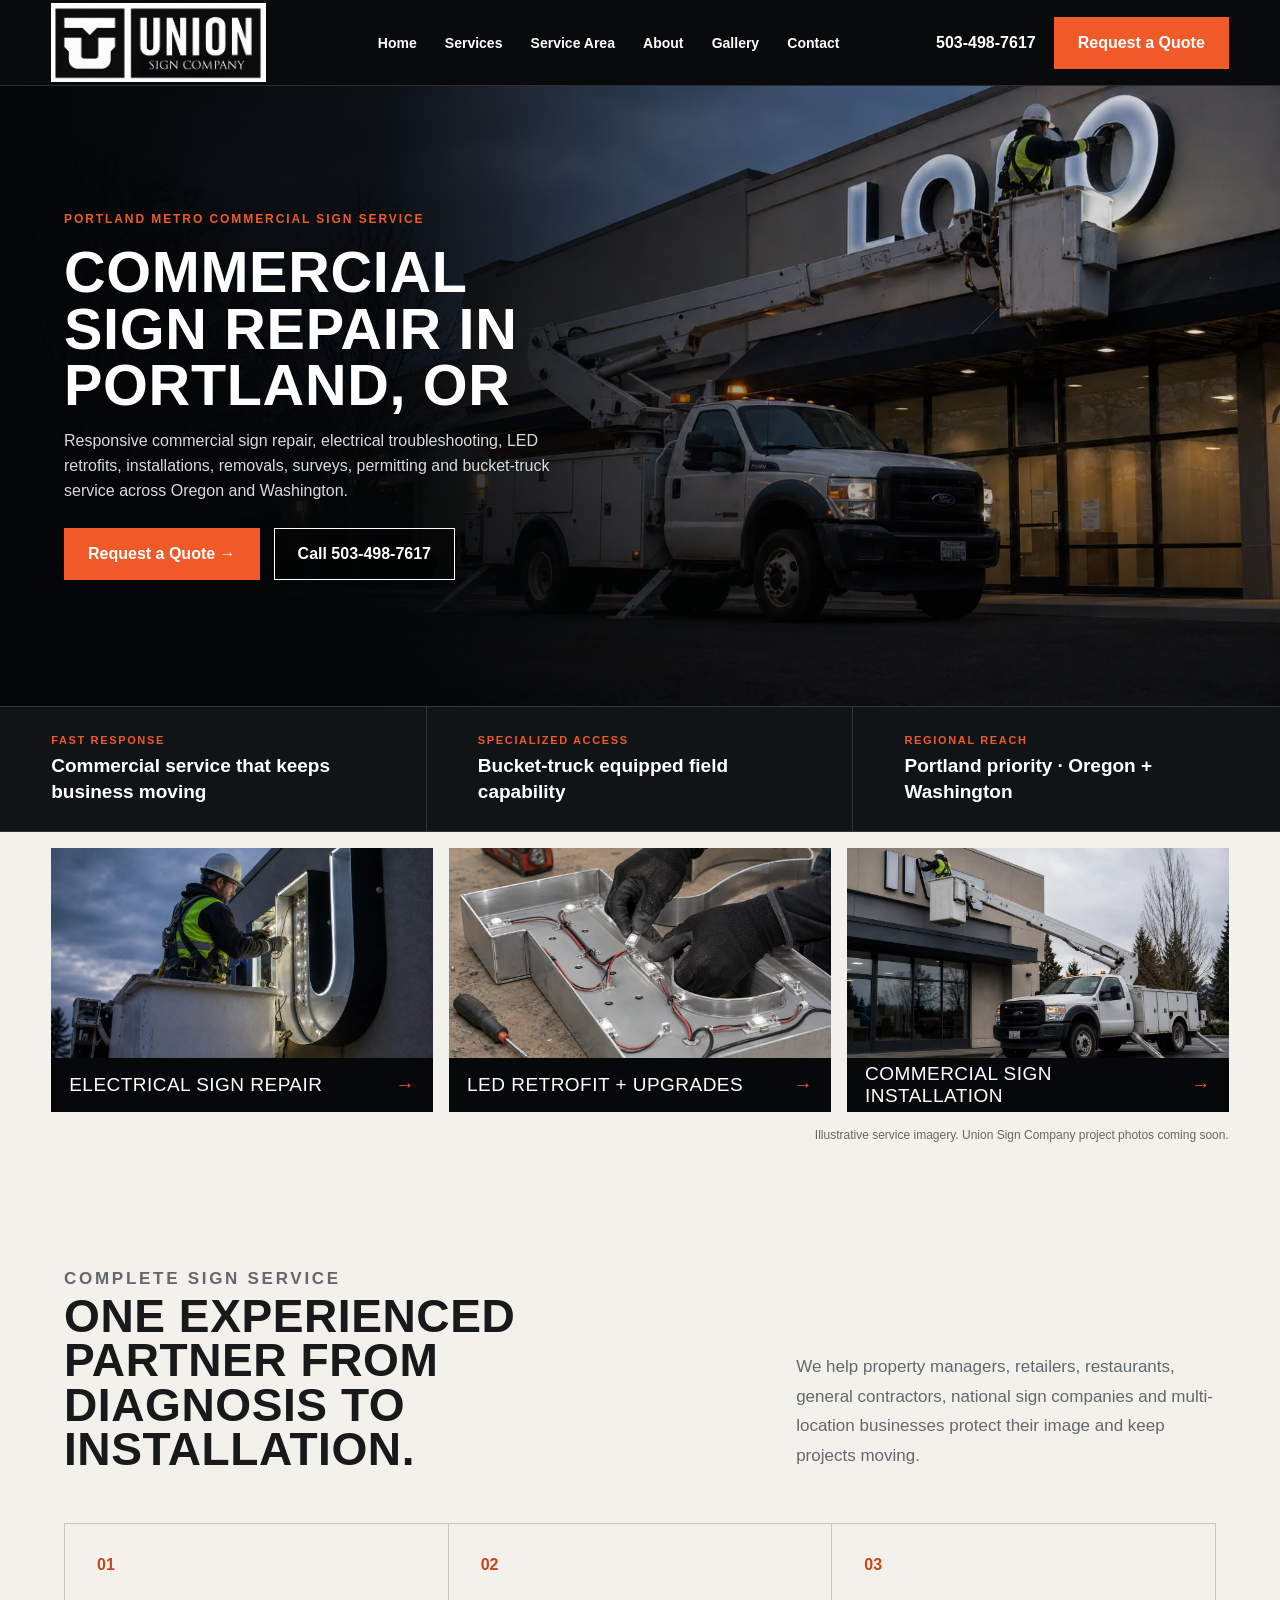
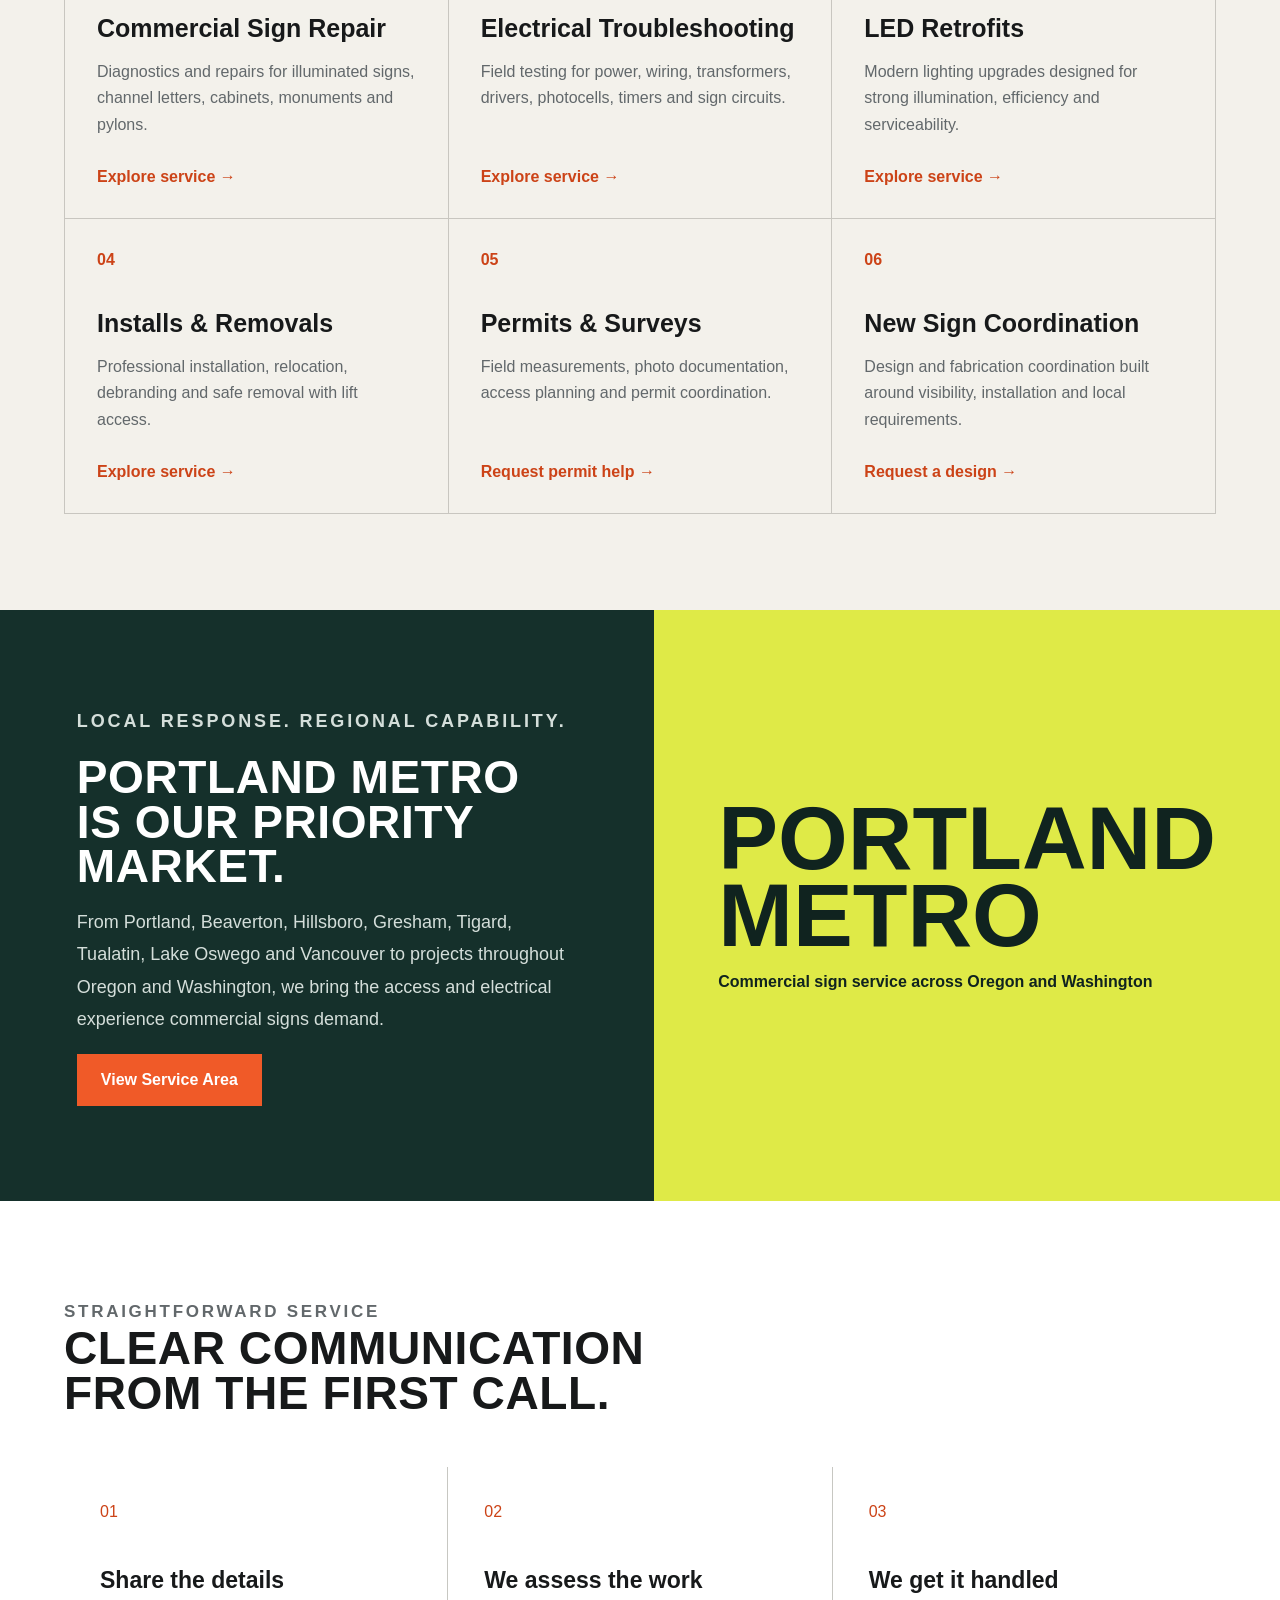
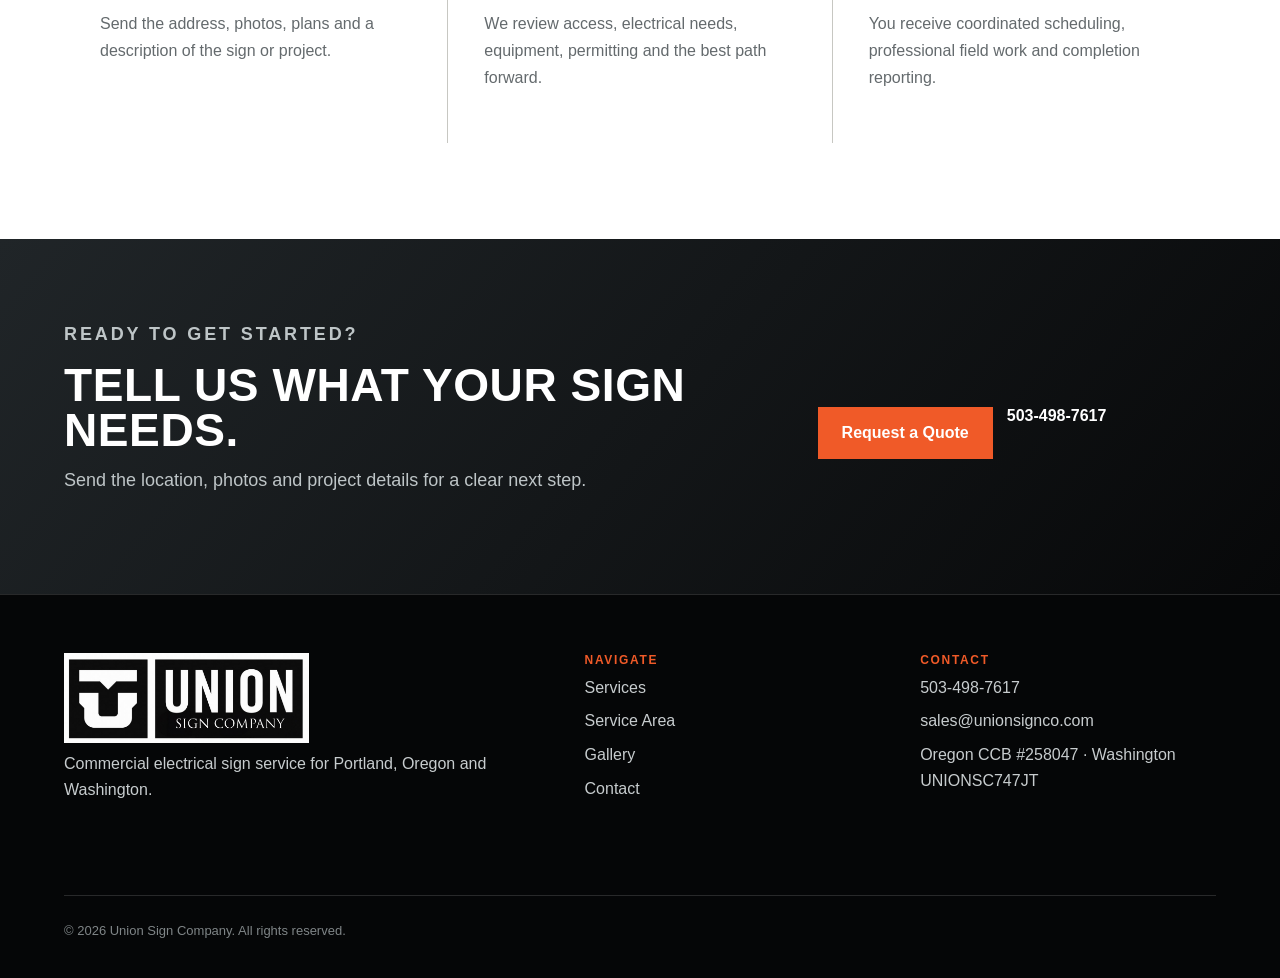
<file: index.html>
<!doctype html><html lang="en"><head><meta charset="utf-8"><meta name="viewport" content="width=device-width,initial-scale=1"><title>Union Sign Company | Portland Commercial Sign Repair</title><meta name="description" content="Commercial sign repair, electrical troubleshooting, LED retrofits, installations and bucket-truck service across Oregon and Washington."><link rel="stylesheet" href="styles.css?v=20260726-2"><script src="logo-data.js"></script><script src="image-data.js"></script><link rel="canonical" href="https://unionsigncompany.org/"><script type="application/ld+json">{"@context":"https://schema.org","@type":"LocalBusiness","@id":"https://unionsigncompany.org/#business","name":"Union Sign Company","url":"https://unionsigncompany.org/","telephone":"+1-503-498-7617","email":"sales@unionsignco.com","description":"Commercial sign repair, LED retrofits, installation and bucket-truck service in the Portland metro area.","areaServed":[{"@type":"City","name":"Portland, OR"},{"@type":"City","name":"Beaverton, OR"},{"@type":"City","name":"Hillsboro, OR"},{"@type":"City","name":"Gresham, OR"},{"@type":"City","name":"Tigard, OR"},{"@type":"City","name":"Tualatin, OR"},{"@type":"City","name":"Lake Oswego, OR"},{"@type":"City","name":"Oregon City, OR"},{"@type":"City","name":"Vancouver, WA"}]}</script></head><body>
<header class="header"><a class="brand" href="/"><img data-logo alt="Union Sign Company"></a><nav class="nav"><a href="/">Home</a><a href="services.html">Services</a><a href="service-area.html">Service Area</a><a href="about.html">About</a><a href="gallery.html">Gallery</a><a href="contact.html">Contact</a></nav><div class="header-actions"><a class="phone" href="tel:+15034987617">503-498-7617</a><a class="btn" href="contact.html">Request a Quote</a></div><details class="menu"><summary>☰</summary><nav><a href="/">Home</a><a href="services.html">Services</a><a href="service-area.html">Service Area</a><a href="about.html">About</a><a href="gallery.html">Gallery</a><a href="contact.html">Contact</a></nav></details></header>
<main><section class="hero"><img class="hero-photo" data-photo="hero" alt="Bucket-truck commercial sign service at a Portland-area storefront"><div class="hero-shade" aria-hidden="true"></div><div class="hero-content"><p class="eyebrow">Portland Metro Commercial Sign Service</p><h1>Commercial Sign Repair in Portland, OR</h1><p class="lead">Responsive commercial sign repair, electrical troubleshooting, LED retrofits, installations, removals, surveys, permitting and bucket-truck service across Oregon and Washington.</p><div class="actions"><a class="btn" href="contact.html">Request a Quote →</a><a class="btn btn-outline" href="tel:+15034987617">Call 503-498-7617</a></div></div></section>
<section class="trust"><div><span>Fast response</span><strong>Commercial service that keeps business moving</strong></div><div><span>Specialized access</span><strong>Bucket-truck equipped field capability</strong></div><div><span>Regional reach</span><strong>Portland priority · Oregon + Washington</strong></div></section>
<section class="photo-services" aria-label="Featured commercial sign services">
<a class="photo-service" href="portland-sign-repair.html"><img data-photo="repair" alt="Technician performing electrical sign repair from a bucket lift"><span>Electrical Sign Repair <b aria-hidden="true">→</b></span></a>
<a class="photo-service" href="services.html#led-retrofits"><img data-photo="led" alt="LED modules and low-voltage wiring being installed inside a channel letter"><span>LED Retrofit + Upgrades <b aria-hidden="true">→</b></span></a>
<a class="photo-service" href="services.html#installation"><img data-photo="install" alt="Commercial channel-letter sign installation using a bucket truck"><span>Commercial Sign Installation <b aria-hidden="true">→</b></span></a>
<p class="image-note">Illustrative service imagery. Union Sign Company project photos coming soon.</p>
</section>
<section class="section"><div class="heading"><div><p class="eyebrow dark-text">Complete sign service</p><h2>One experienced partner from diagnosis to installation.</h2></div><p>We help property managers, retailers, restaurants, general contractors, national sign companies and multi-location businesses protect their image and keep projects moving.</p></div><div class="grid"><article class="card"><b>01</b><h3>Commercial Sign Repair</h3><p>Diagnostics and repairs for illuminated signs, channel letters, cabinets, monuments and pylons.</p><a href="portland-sign-repair.html">Explore service →</a></article><article class="card"><b>02</b><h3>Electrical Troubleshooting</h3><p>Field testing for power, wiring, transformers, drivers, photocells, timers and sign circuits.</p><a href="services.html#electrical">Explore service →</a></article><article class="card"><b>03</b><h3>LED Retrofits</h3><p>Modern lighting upgrades designed for strong illumination, efficiency and serviceability.</p><a href="services.html#led-retrofits">Explore service →</a></article><article class="card"><b>04</b><h3>Installs & Removals</h3><p>Professional installation, relocation, debranding and safe removal with lift access.</p><a href="services.html#installation">Explore service →</a></article><article class="card"><b>05</b><h3>Permits & Surveys</h3><p>Field measurements, photo documentation, access planning and permit coordination.</p><a href="mailto:sales@unionsignco.com?subject=Permit%20Request">Request permit help →</a></article><article class="card"><b>06</b><h3>New Sign Coordination</h3><p>Design and fabrication coordination built around visibility, installation and local requirements.</p><a href="mailto:sales@unionsignco.com?subject=Sign%20Design%20Request">Request a design →</a></article></div></section>
<section class="split"><div class="split-main"><p class="eyebrow">Local response. Regional capability.</p><h2>Portland metro is our priority market.</h2><p>From Portland, Beaverton, Hillsboro, Gresham, Tigard, Tualatin, Lake Oswego and Vancouver to projects throughout Oregon and Washington, we bring the access and electrical experience commercial signs demand.</p><a class="btn" href="service-area.html">View Service Area</a></div><div class="split-side"><strong>Portland<br>Metro</strong><p>Commercial sign service across Oregon and Washington</p></div></section>
<section class="section white"><div class="heading"><div><p class="eyebrow dark-text">Straightforward service</p><h2>Clear communication from the first call.</h2></div></div><div class="steps"><article><span>01</span><h3>Share the details</h3><p>Send the address, photos, plans and a description of the sign or project.</p></article><article><span>02</span><h3>We assess the work</h3><p>We review access, electrical needs, equipment, permitting and the best path forward.</p></article><article><span>03</span><h3>We get it handled</h3><p>You receive coordinated scheduling, professional field work and completion reporting.</p></article></div></section></main>
<section class="cta"><div><p class="eyebrow">Ready to get started?</p><h2>Tell us what your sign needs.</h2><p>Send the location, photos and project details for a clear next step.</p></div><div class="actions"><a class="btn" href="contact.html">Request a Quote</a><a class="phone" href="tel:+15034987617">503-498-7617</a></div></section>
<footer class="footer"><div><img class="footer-logo" data-logo alt="Union Sign Company"><p>Commercial electrical sign service for Portland, Oregon and Washington.</p></div><div><h3>Navigate</h3><a href="services.html">Services</a><a href="service-area.html">Service Area</a><a href="gallery.html">Gallery</a><a href="contact.html">Contact</a></div><div><h3>Contact</h3><a href="tel:+15034987617">503-498-7617</a><a href="mailto:sales@unionsignco.com">sales@unionsignco.com</a><p>Oregon CCB #258047 · Washington UNIONSC747JT</p></div><p class="copy">© 2026 Union Sign Company. All rights reserved.</p></footer><div class="mobile-bar"><a href="tel:+15034987617">Call Now</a><a href="contact.html">Request a Quote</a></div><script src="script.js"></script></body></html>
</file>
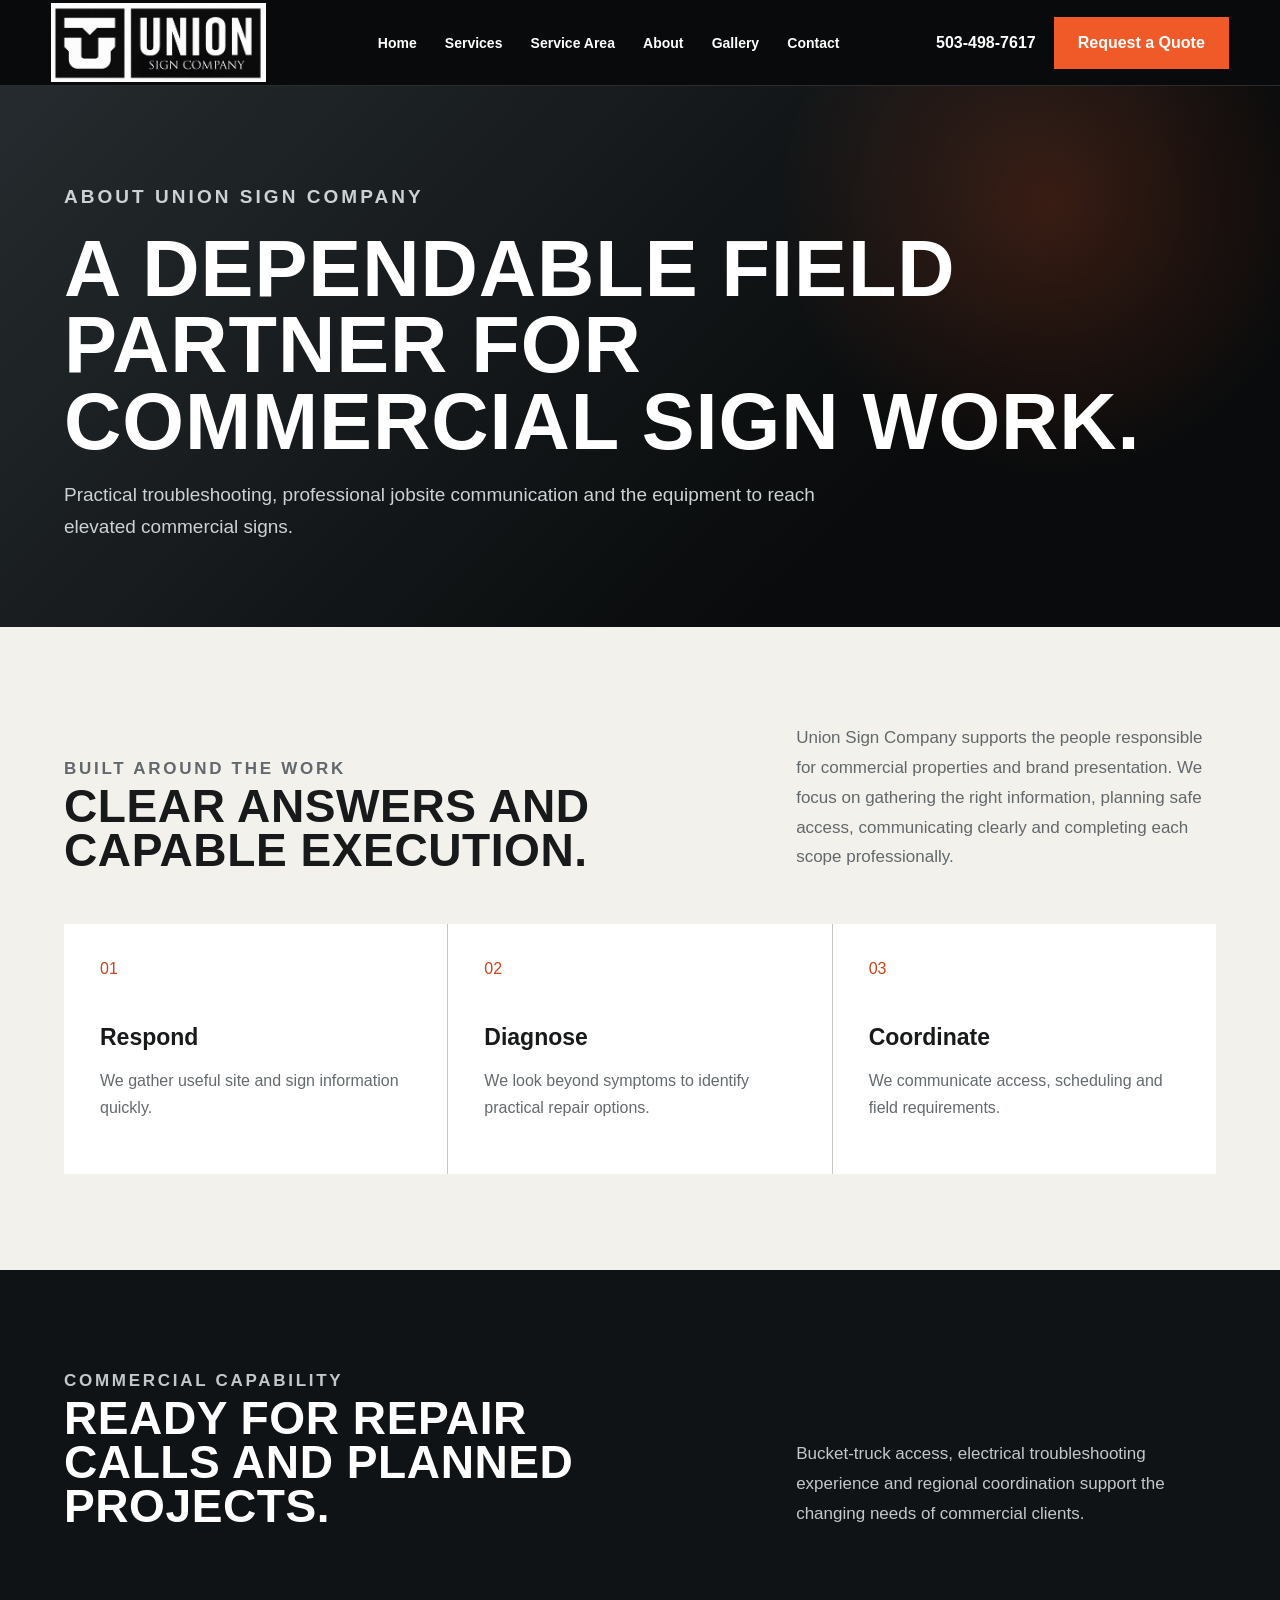
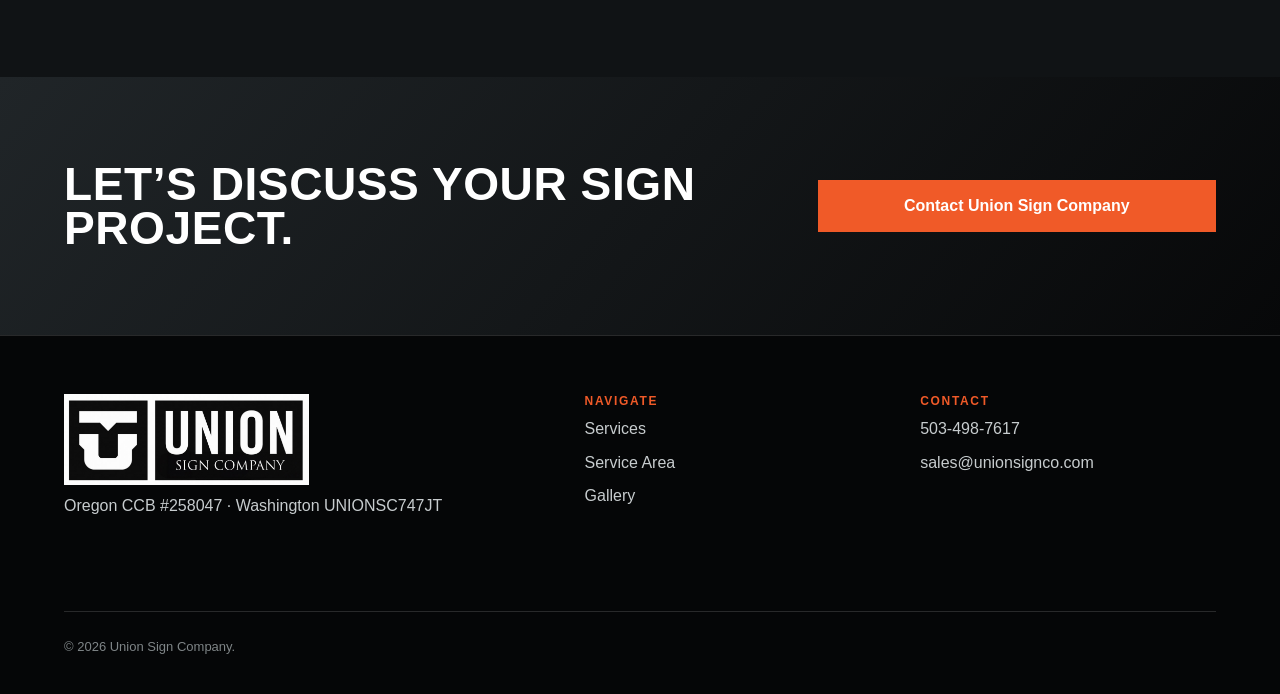
<file: about.html>
<!doctype html><html lang="en"><head><meta charset="utf-8"><meta name="viewport" content="width=device-width,initial-scale=1"><title>About Union Sign Company | Commercial Electrical Sign Service</title><meta name="description" content="Dependable commercial electrical sign service with practical troubleshooting, clear communication and bucket-truck capability."><link rel="stylesheet" href="styles.css"><script src="logo-data.js"></script><link rel="canonical" href="https://unionsigncompany.org/about.html"></head><body><header class="header"><a class="brand" href="/"><img data-logo alt="Union Sign Company"></a><nav class="nav"><a href="/">Home</a><a href="services.html">Services</a><a href="service-area.html">Service Area</a><a href="about.html">About</a><a href="gallery.html">Gallery</a><a href="contact.html">Contact</a></nav><div class="header-actions"><a class="phone" href="tel:+15034987617">503-498-7617</a><a class="btn" href="contact.html">Request a Quote</a></div><details class="menu"><summary>☰</summary><nav><a href="/">Home</a><a href="services.html">Services</a><a href="service-area.html">Service Area</a><a href="about.html">About</a><a href="gallery.html">Gallery</a><a href="contact.html">Contact</a></nav></details></header><main><section class="page-hero"><div><p class="eyebrow">About Union Sign Company</p><h1>A dependable field partner for commercial sign work.</h1><p>Practical troubleshooting, professional jobsite communication and the equipment to reach elevated commercial signs.</p></div></section><section class="section"><div class="heading"><div><p class="eyebrow dark-text">Built around the work</p><h2>Clear answers and capable execution.</h2></div><p>Union Sign Company supports the people responsible for commercial properties and brand presentation. We focus on gathering the right information, planning safe access, communicating clearly and completing each scope professionally.</p></div><div class="steps"><article><span>01</span><h3>Respond</h3><p>We gather useful site and sign information quickly.</p></article><article><span>02</span><h3>Diagnose</h3><p>We look beyond symptoms to identify practical repair options.</p></article><article><span>03</span><h3>Coordinate</h3><p>We communicate access, scheduling and field requirements.</p></article></div></section><section class="section dark"><div class="heading"><div><p class="eyebrow">Commercial capability</p><h2>Ready for repair calls and planned projects.</h2></div><p>Bucket-truck access, electrical troubleshooting experience and regional coordination support the changing needs of commercial clients.</p></div></section></main><section class="cta"><div><h2>Let’s discuss your sign project.</h2></div><a class="btn" href="contact.html">Contact Union Sign Company</a></section><footer class="footer"><div><img class="footer-logo" data-logo alt="Union Sign Company"><p>Oregon CCB #258047 · Washington UNIONSC747JT</p></div><div><h3>Navigate</h3><a href="services.html">Services</a><a href="service-area.html">Service Area</a><a href="gallery.html">Gallery</a></div><div><h3>Contact</h3><a href="tel:+15034987617">503-498-7617</a><a href="mailto:sales@unionsignco.com">sales@unionsignco.com</a></div><p class="copy">© 2026 Union Sign Company.</p></footer><div class="mobile-bar"><a href="tel:+15034987617">Call Now</a><a href="contact.html">Request a Quote</a></div><script src="script.js"></script></body></html>
</file>
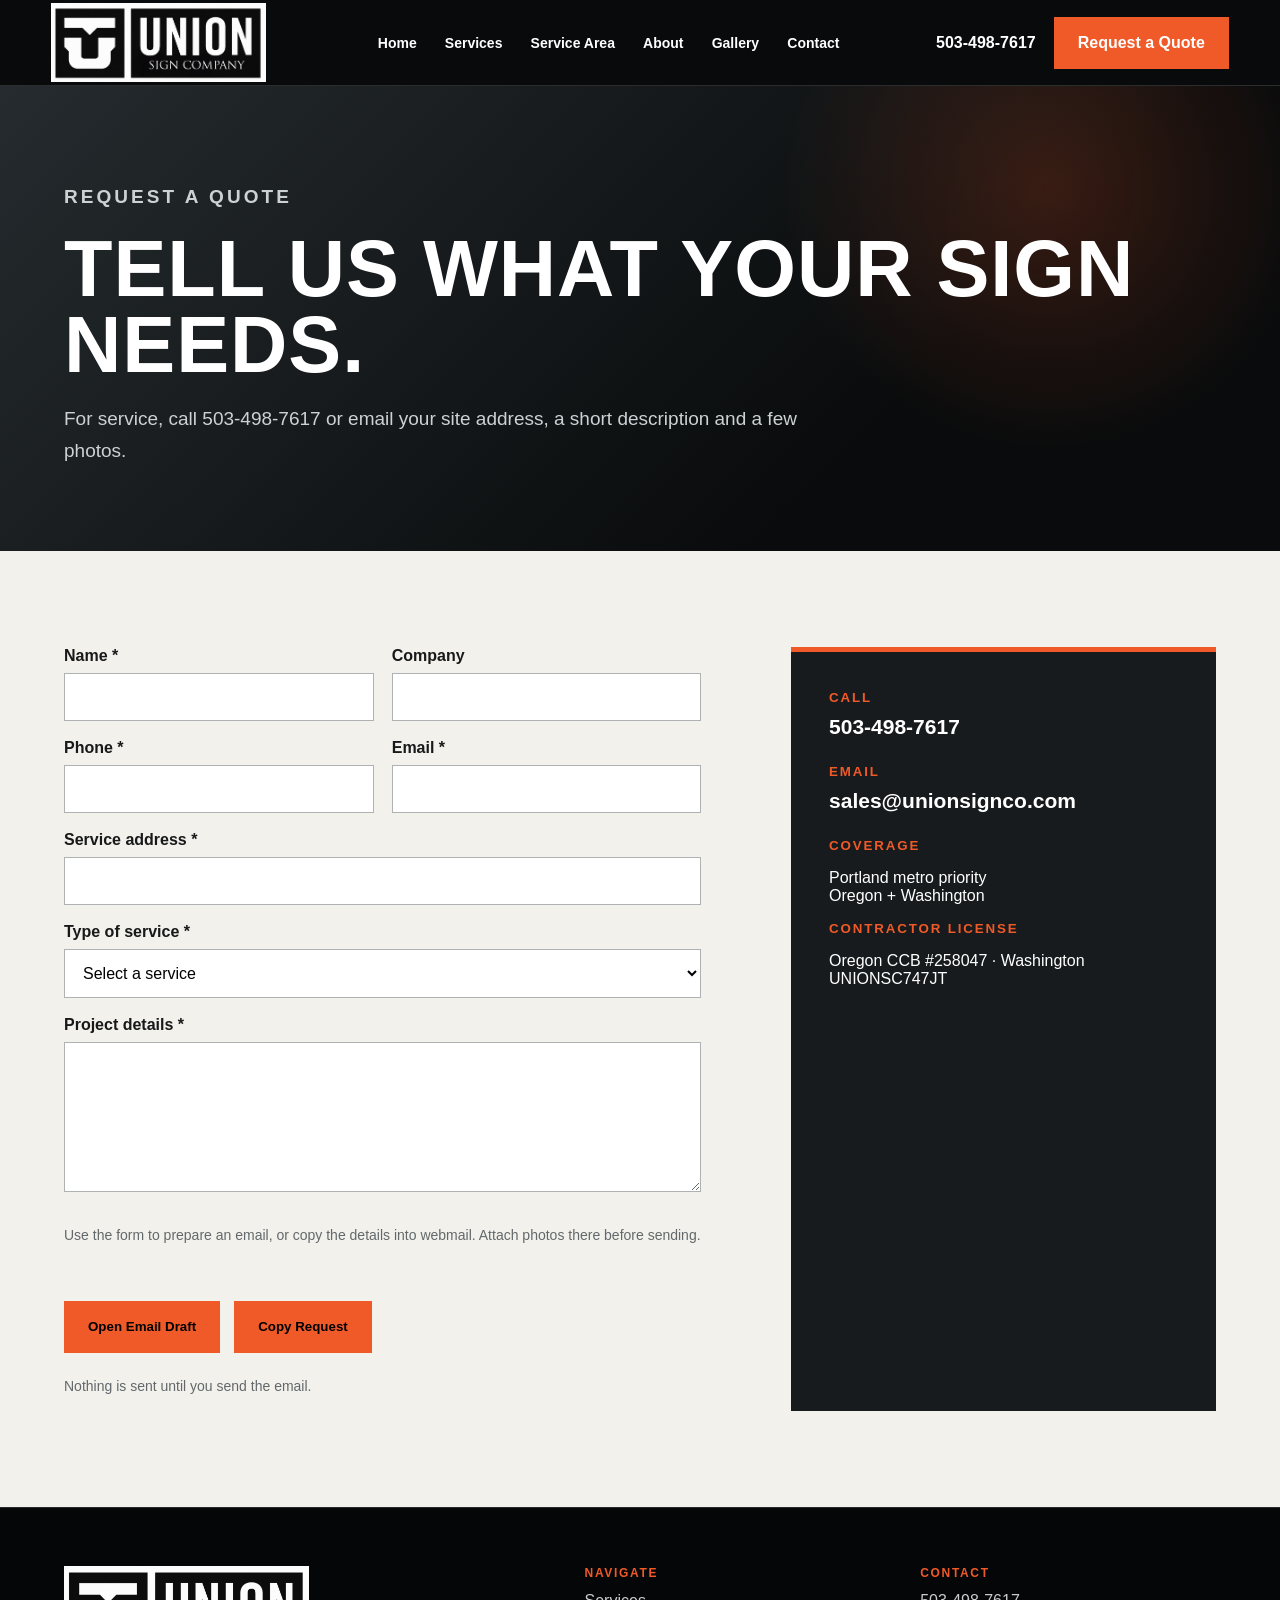
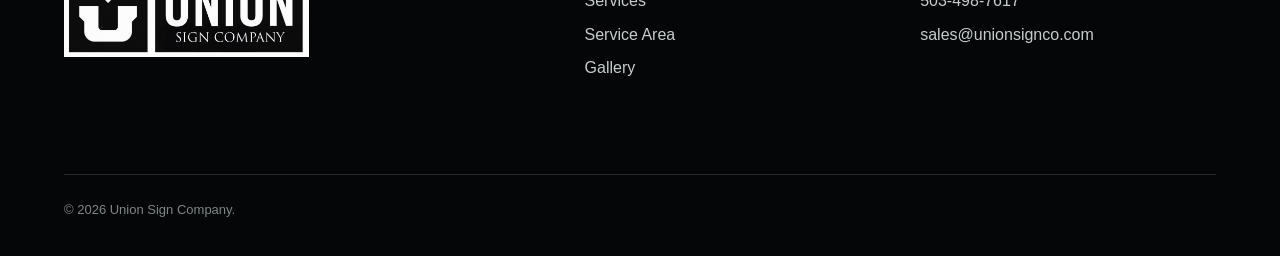
<file: contact.html>
<!doctype html><html lang="en"><head><meta charset="utf-8"><meta name="viewport" content="width=device-width,initial-scale=1"><title>Request a Commercial Sign Quote | Union Sign Company</title><meta name="description" content="Request commercial sign service in Portland, Oregon or Washington. Call 503-498-7617 or email sales@unionsignco.com."><link rel="stylesheet" href="styles.css"><script src="logo-data.js"></script><link rel="canonical" href="https://unionsigncompany.org/contact.html"></head><body><header class="header"><a class="brand" href="/"><img data-logo alt="Union Sign Company"></a><nav class="nav"><a href="/">Home</a><a href="services.html">Services</a><a href="service-area.html">Service Area</a><a href="about.html">About</a><a href="gallery.html">Gallery</a><a href="contact.html">Contact</a></nav><div class="header-actions"><a class="phone" href="tel:+15034987617">503-498-7617</a><a class="btn" href="contact.html">Request a Quote</a></div><details class="menu"><summary>☰</summary><nav><a href="/">Home</a><a href="services.html">Services</a><a href="service-area.html">Service Area</a><a href="about.html">About</a><a href="gallery.html">Gallery</a><a href="contact.html">Contact</a></nav></details></header><main><section class="page-hero"><div><p class="eyebrow">Request a quote</p><h1>Tell us what your sign needs.</h1><p>For service, call <a href="tel:+15034987617">503-498-7617</a> or email your site address, a short description and a few photos.</p></div></section><section class="section"><div class="contact-layout"><form id="quote-form" class="form" style="display:none"><div class="field"><label for="name">Name *</label><input id="name" name="name" autocomplete="name" required></div><div class="field"><label for="company">Company</label><input id="company" name="company" autocomplete="organization"></div><div class="field"><label for="phone">Phone *</label><input id="phone" name="phone" type="tel" autocomplete="tel" required></div><div class="field"><label for="email">Email *</label><input id="email" name="email" type="email" autocomplete="email" required></div><div class="field full"><label for="address">Service address *</label><input id="address" name="address" required></div><div class="field full"><label for="service">Type of service *</label><select id="service" name="service" required><option value="">Select a service</option><option>Commercial sign repair</option><option>Electrical troubleshooting</option><option>LED retrofit / lighting upgrade</option><option>Sign installation</option><option>Sign removal</option><option>Site survey</option><option>Permitting</option><option>New sign design / fabrication coordination</option><option>Bucket-truck service</option></select></div><div class="field full"><label for="details">Project details *</label><textarea id="details" name="details" required></textarea></div><div class="field full"><p class="note">Use the form to prepare an email, or copy the details into webmail. Attach photos there before sending.</p><div class="actions"><button class="btn" type="submit">Open Email Draft</button><button class="btn" type="button" id="copy-quote">Copy Request</button></div><p id="form-status" class="note" role="status">Nothing is sent until you send the email.</p><textarea id="manual-quote" aria-label="Request text to copy" readonly hidden></textarea></div></form><aside class="contact-card"><small>Call</small><a href="tel:+15034987617">503-498-7617</a><small>Email</small><a href="mailto:sales@unionsignco.com">sales@unionsignco.com</a><small>Coverage</small><p>Portland metro priority<br>Oregon + Washington</p><small>Contractor license</small><p>Oregon CCB #258047 · Washington UNIONSC747JT</p></aside></div></section></main><footer class="footer"><div><img class="footer-logo" data-logo alt="Union Sign Company"></div><div><h3>Navigate</h3><a href="services.html">Services</a><a href="service-area.html">Service Area</a><a href="gallery.html">Gallery</a></div><div><h3>Contact</h3><a href="tel:+15034987617">503-498-7617</a><a href="mailto:sales@unionsignco.com">sales@unionsignco.com</a></div><p class="copy">© 2026 Union Sign Company.</p></footer><div class="mobile-bar"><a href="tel:+15034987617">Call Now</a><a href="mailto:sales@unionsignco.com">Email Us</a></div><script src="script.js?v=20261124-3"></script></body></html>
</file>
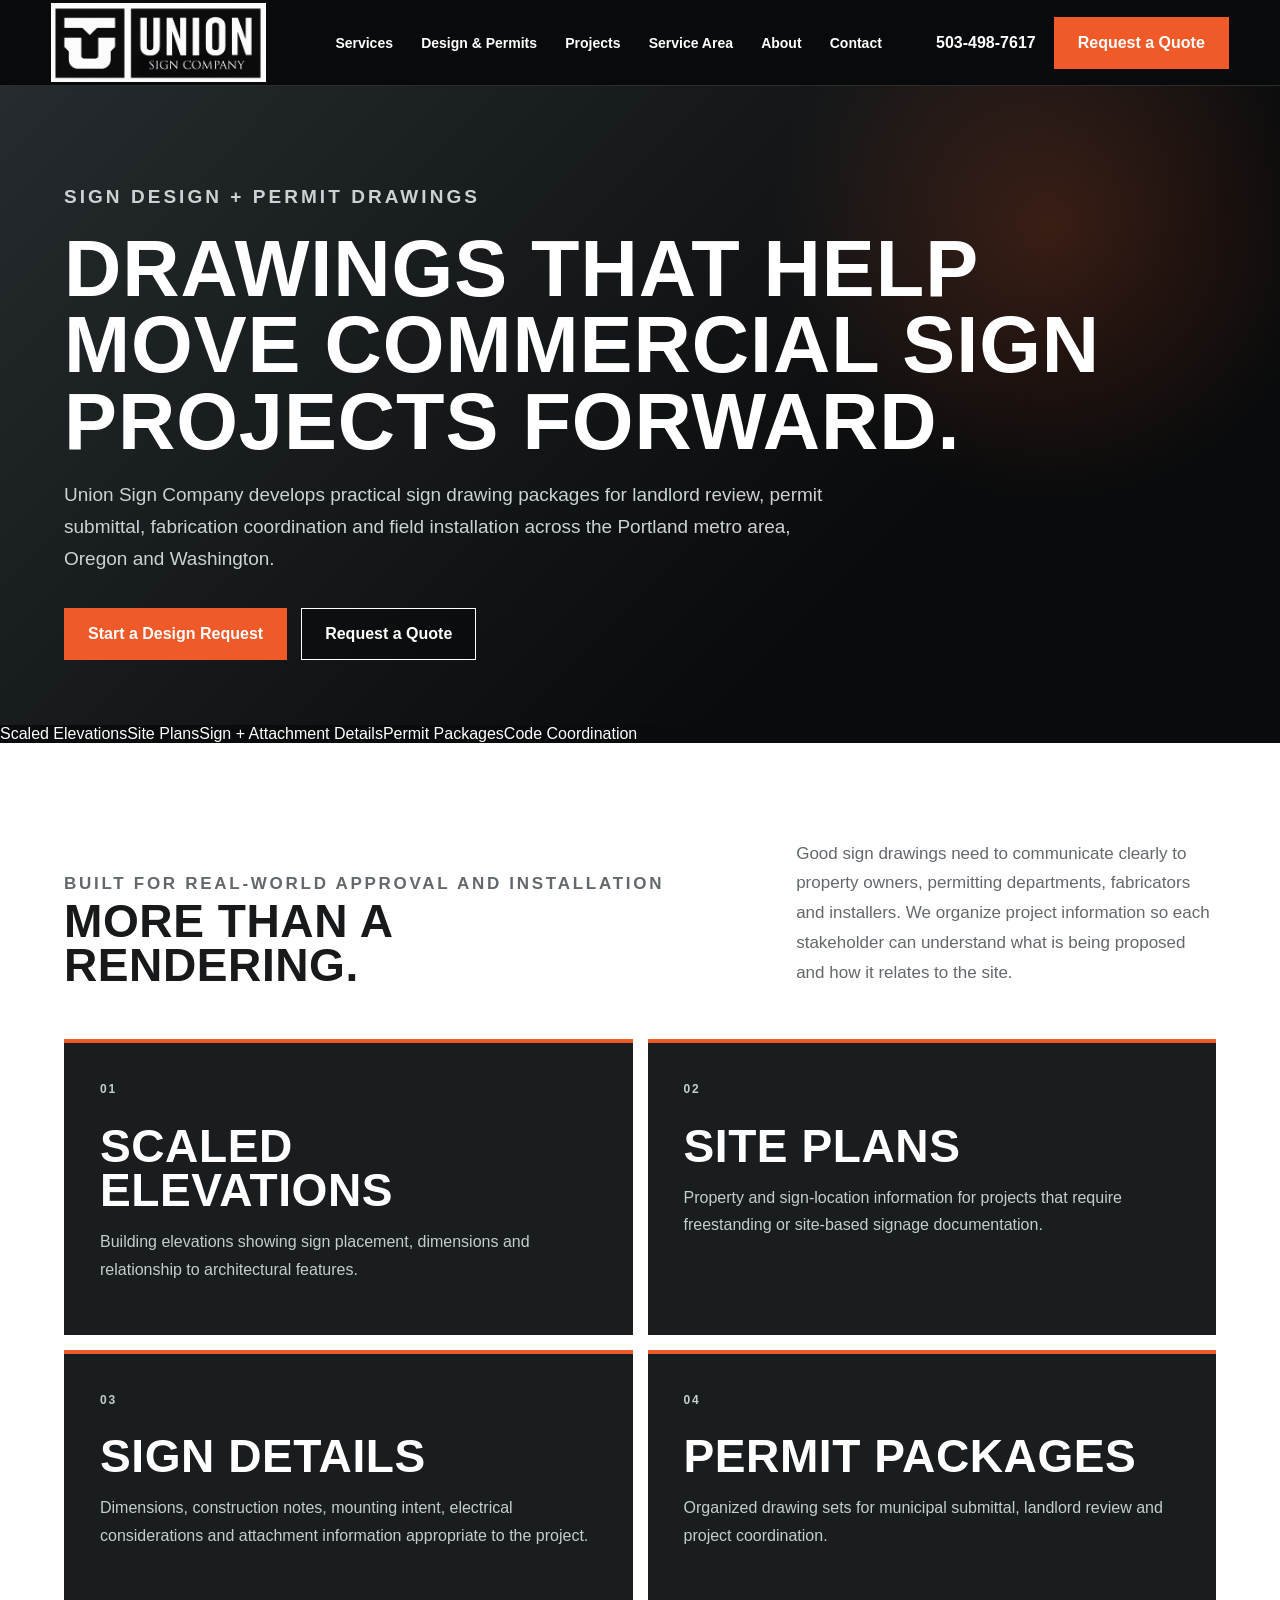
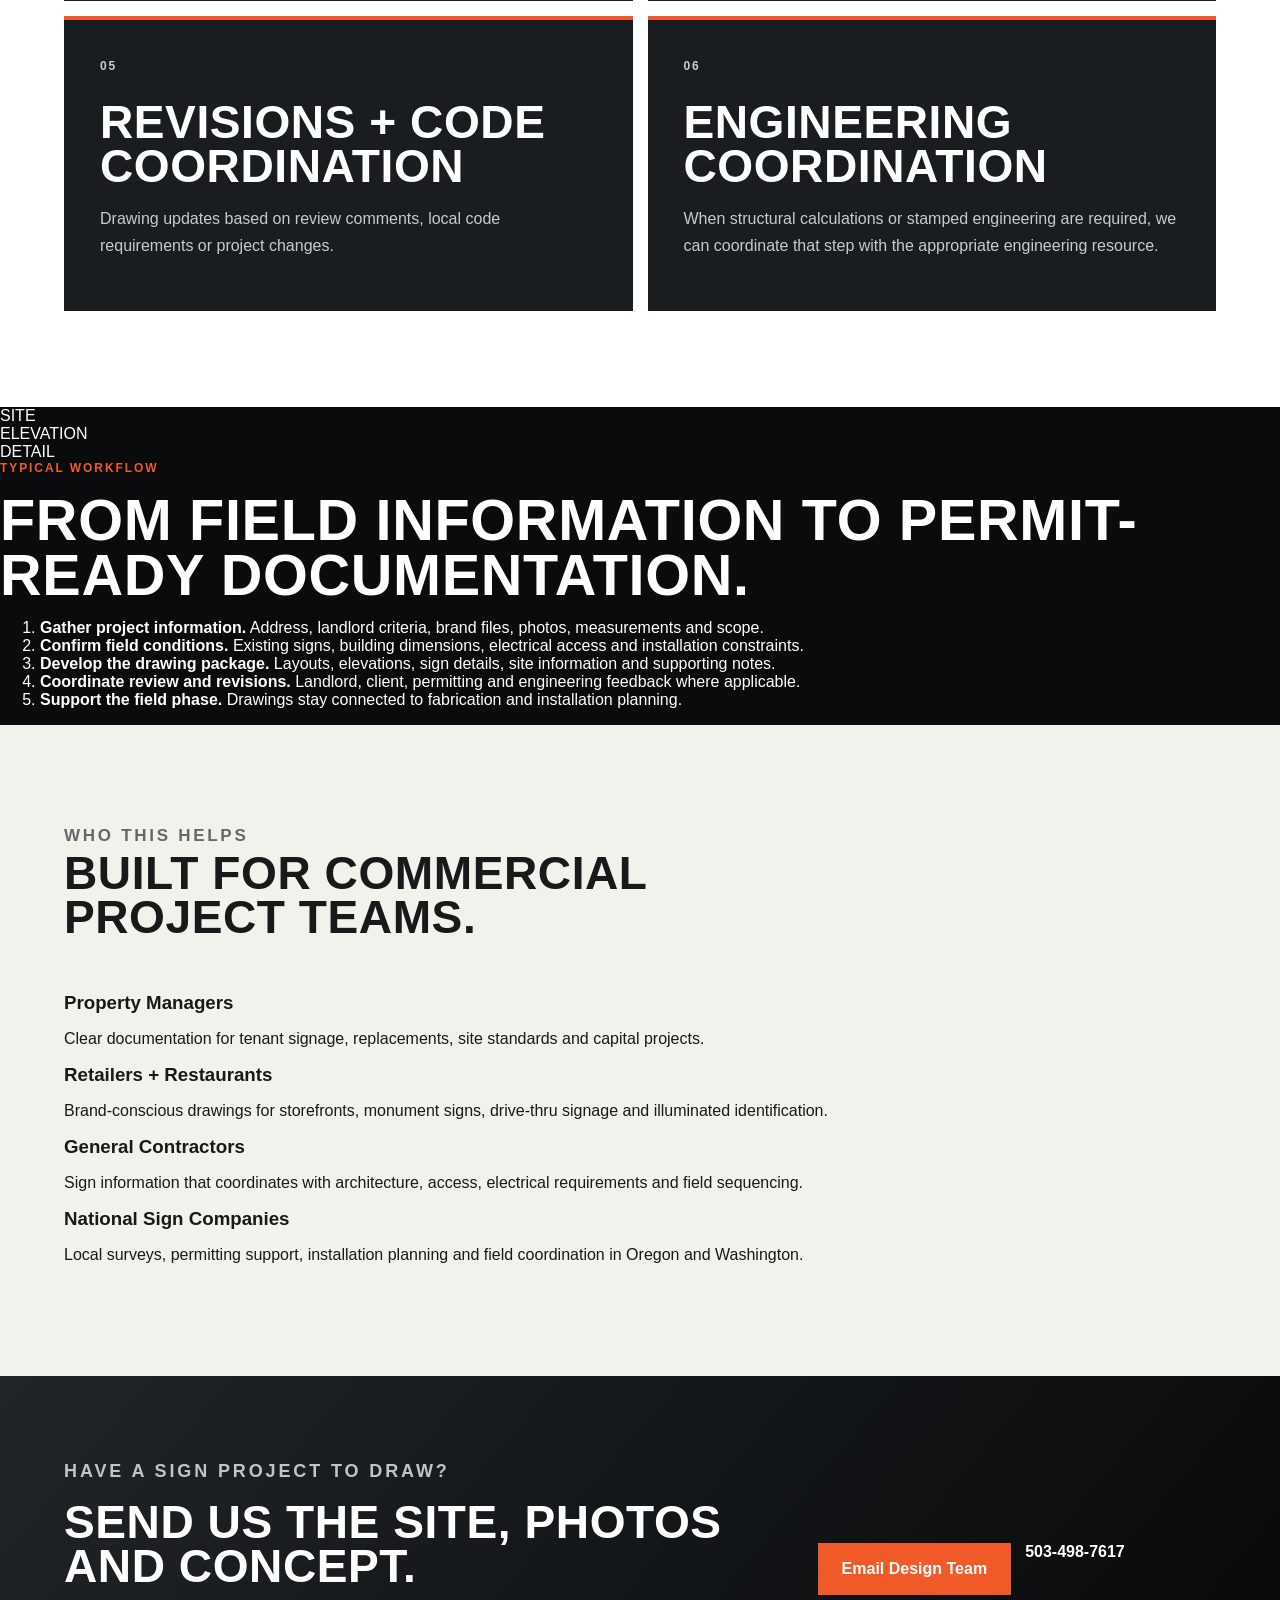
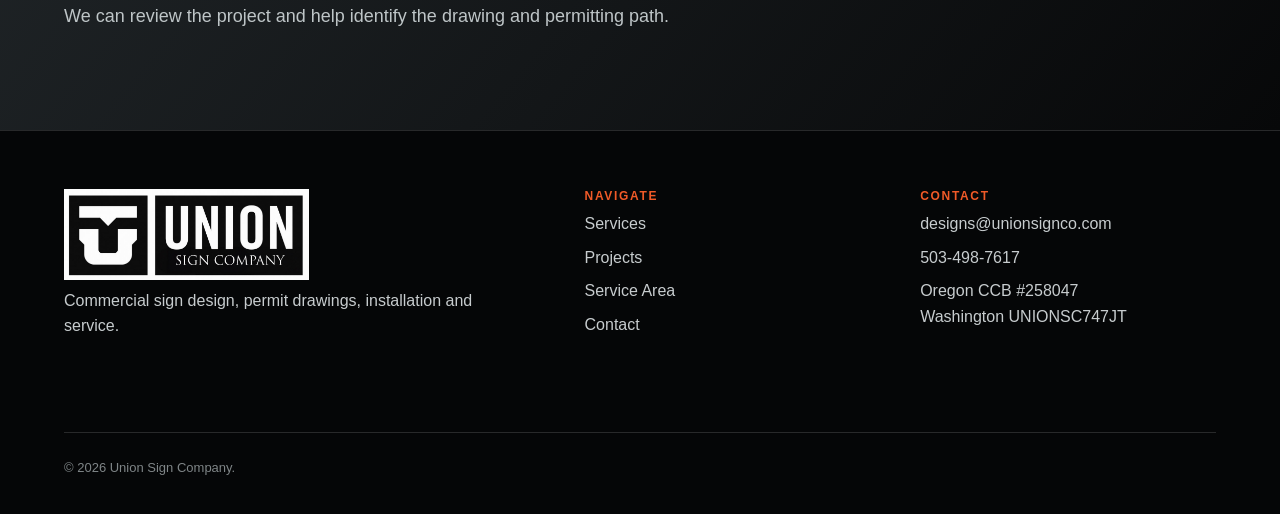
<file: design-permit-drawings.html>
<!doctype html><html lang="en"><head><meta charset="utf-8"><meta name="viewport" content="width=device-width,initial-scale=1"><title>Sign Design & Permit Drawings Portland | Union Sign Company</title><meta name="description" content="Commercial sign design, permit-ready drawings, site plans, elevations, sign details and permitting coordination for Portland, Oregon and Washington."><link rel="stylesheet" href="styles.css?v=20260823-1"><script src="logo-data.js"></script></head><body><header class="header"><a class="brand" href="index.html"><img data-logo alt="Union Sign Company"></a><nav class="nav"><a href="services.html">Services</a><a href="design-permit-drawings.html">Design & Permits</a><a href="gallery.html">Projects</a><a href="service-area.html">Service Area</a><a href="about.html">About</a><a href="contact.html">Contact</a></nav><div class="header-actions"><a class="phone" href="tel:+15034987617">503-498-7617</a><a class="btn" href="contact.html">Request a Quote</a></div><details class="menu"><summary>☰</summary><nav><a href="services.html">Services</a><a href="design-permit-drawings.html">Design & Permits</a><a href="gallery.html">Projects</a><a href="service-area.html">Service Area</a><a href="about.html">About</a><a href="contact.html">Contact</a></nav></details></header><main><section class="page-hero permit-hero"><div><p class="eyebrow">Sign design + permit drawings</p><h1>Drawings that help move commercial sign projects forward.</h1><p>Union Sign Company develops practical sign drawing packages for landlord review, permit submittal, fabrication coordination and field installation across the Portland metro area, Oregon and Washington.</p><div class="actions"><a class="btn" href="mailto:designs@unionsignco.com?subject=Design%20and%20Permit%20Drawing%20Request">Start a Design Request</a><a class="btn btn-outline" href="contact.html">Request a Quote</a></div></div></section><section class="credential-bar"><span>Scaled Elevations</span><span>Site Plans</span><span>Sign + Attachment Details</span><span>Permit Packages</span><span>Code Coordination</span></section><section class="section white"><div class="heading"><div><p class="eyebrow dark-text">Built for real-world approval and installation</p><h2>More than a rendering.</h2></div><p>Good sign drawings need to communicate clearly to property owners, permitting departments, fabricators and installers. We organize project information so each stakeholder can understand what is being proposed and how it relates to the site.</p></div><div class="detail-grid permit-grid"><article class="detail"><p class="eyebrow">01</p><h2>Scaled Elevations</h2><p>Building elevations showing sign placement, dimensions and relationship to architectural features.</p></article><article class="detail"><p class="eyebrow">02</p><h2>Site Plans</h2><p>Property and sign-location information for projects that require freestanding or site-based signage documentation.</p></article><article class="detail"><p class="eyebrow">03</p><h2>Sign Details</h2><p>Dimensions, construction notes, mounting intent, electrical considerations and attachment information appropriate to the project.</p></article><article class="detail"><p class="eyebrow">04</p><h2>Permit Packages</h2><p>Organized drawing sets for municipal submittal, landlord review and project coordination.</p></article><article class="detail"><p class="eyebrow">05</p><h2>Revisions + Code Coordination</h2><p>Drawing updates based on review comments, local code requirements or project changes.</p></article><article class="detail"><p class="eyebrow">06</p><h2>Engineering Coordination</h2><p>When structural calculations or stamped engineering are required, we can coordinate that step with the appropriate engineering resource.</p></article></div></section><section class="design-feature permit-process"><div class="drawing-panel"><div class="drawing-grid"></div><div class="drawing-mark">SITE<br>ELEVATION<br>DETAIL</div></div><div class="design-copy"><p class="eyebrow">Typical workflow</p><h2>From field information to permit-ready documentation.</h2><ol class="permit-steps"><li><strong>Gather project information.</strong> Address, landlord criteria, brand files, photos, measurements and scope.</li><li><strong>Confirm field conditions.</strong> Existing signs, building dimensions, electrical access and installation constraints.</li><li><strong>Develop the drawing package.</strong> Layouts, elevations, sign details, site information and supporting notes.</li><li><strong>Coordinate review and revisions.</strong> Landlord, client, permitting and engineering feedback where applicable.</li><li><strong>Support the field phase.</strong> Drawings stay connected to fabrication and installation planning.</li></ol></div></section><section class="section"><div class="heading"><div><p class="eyebrow dark-text">Who this helps</p><h2>Built for commercial project teams.</h2></div></div><div class="trust-cards"><article><h3>Property Managers</h3><p>Clear documentation for tenant signage, replacements, site standards and capital projects.</p></article><article><h3>Retailers + Restaurants</h3><p>Brand-conscious drawings for storefronts, monument signs, drive-thru signage and illuminated identification.</p></article><article><h3>General Contractors</h3><p>Sign information that coordinates with architecture, access, electrical requirements and field sequencing.</p></article><article><h3>National Sign Companies</h3><p>Local surveys, permitting support, installation planning and field coordination in Oregon and Washington.</p></article></div></section></main><section class="cta"><div><p class="eyebrow">Have a sign project to draw?</p><h2>Send us the site, photos and concept.</h2><p>We can review the project and help identify the drawing and permitting path.</p></div><div class="actions"><a class="btn" href="mailto:designs@unionsignco.com?subject=Design%20and%20Permit%20Drawing%20Request">Email Design Team</a><a class="phone" href="tel:+15034987617">503-498-7617</a></div></section><footer class="footer"><div><img class="footer-logo" data-logo alt="Union Sign Company"><p>Commercial sign design, permit drawings, installation and service.</p></div><div><h3>Navigate</h3><a href="services.html">Services</a><a href="gallery.html">Projects</a><a href="service-area.html">Service Area</a><a href="contact.html">Contact</a></div><div><h3>Contact</h3><a href="mailto:designs@unionsignco.com">designs@unionsignco.com</a><a href="tel:+15034987617">503-498-7617</a><p>Oregon CCB #258047<br>Washington UNIONSC747JT</p></div><p class="copy">© 2026 Union Sign Company.</p></footer><div class="mobile-bar"><a href="tel:+15034987617">Call Now</a><a href="contact.html">Request a Quote</a></div><script src="script.js"></script></body></html>
</file>
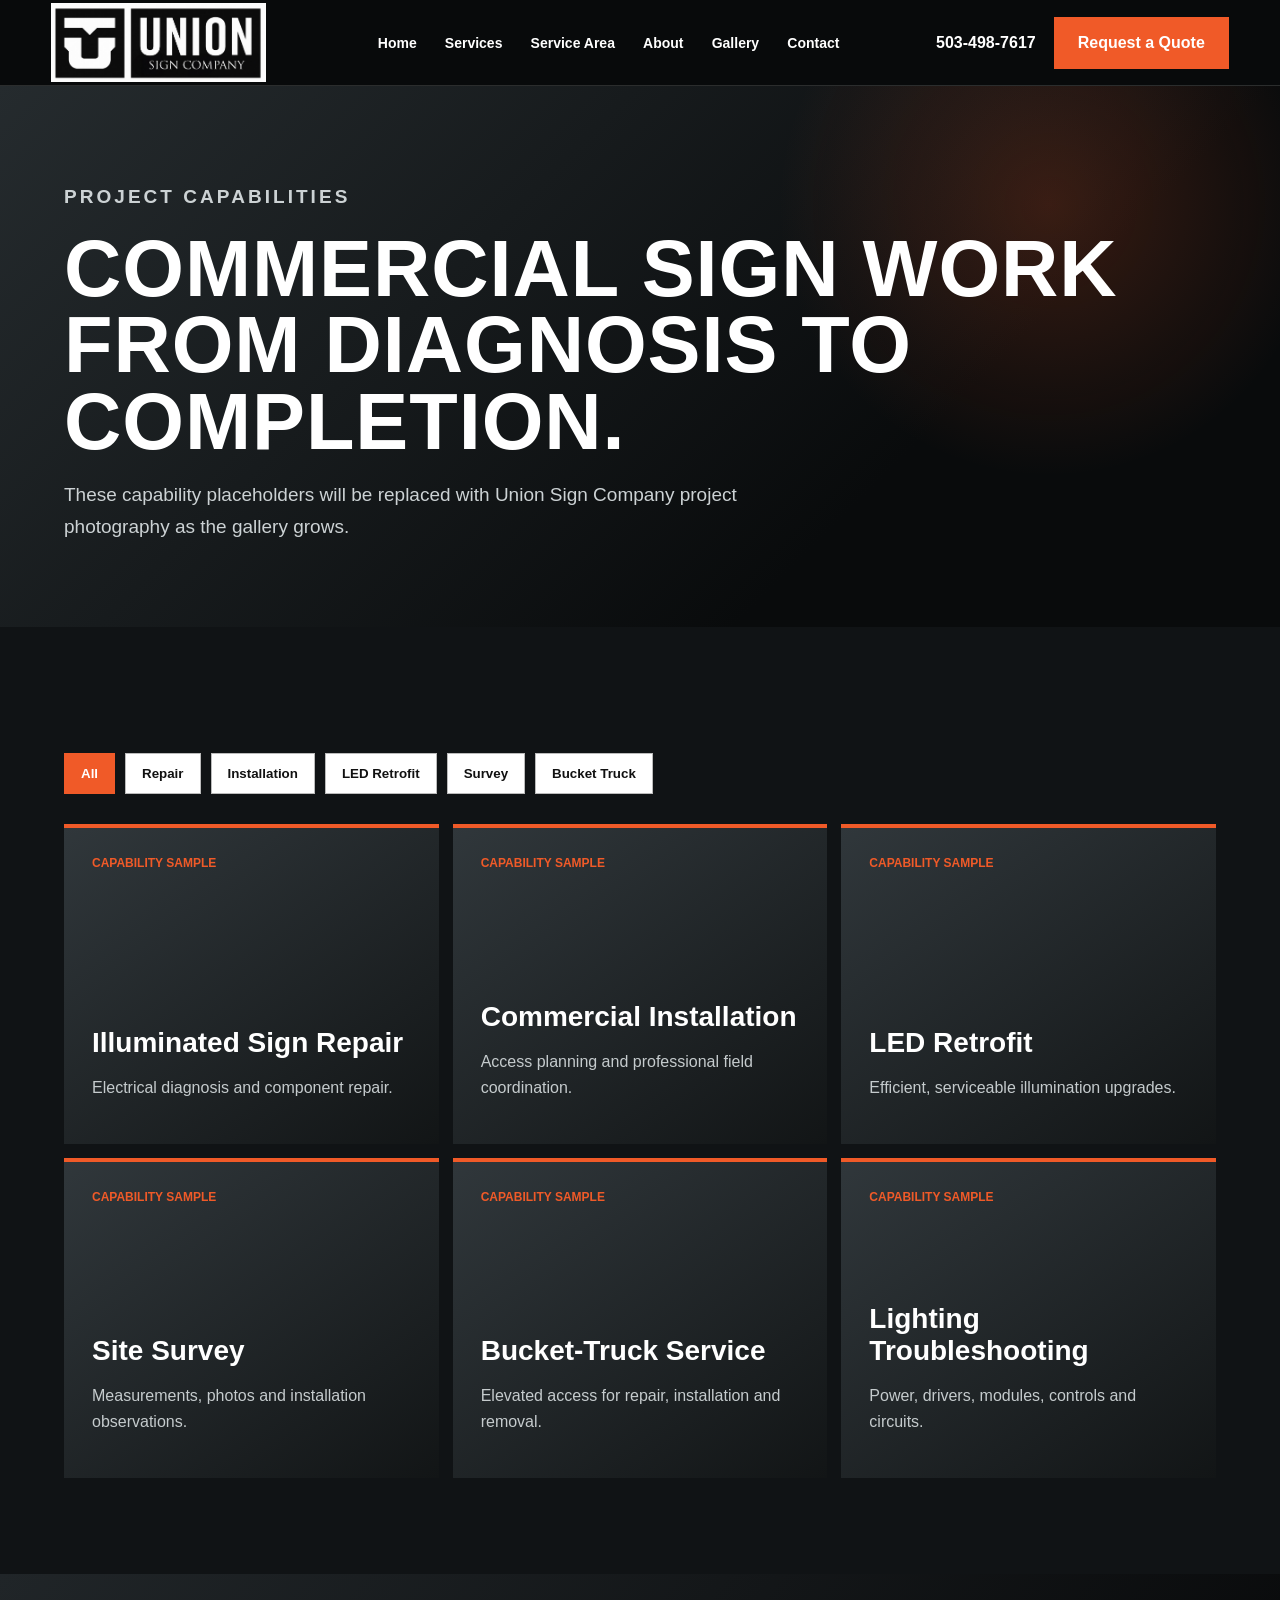
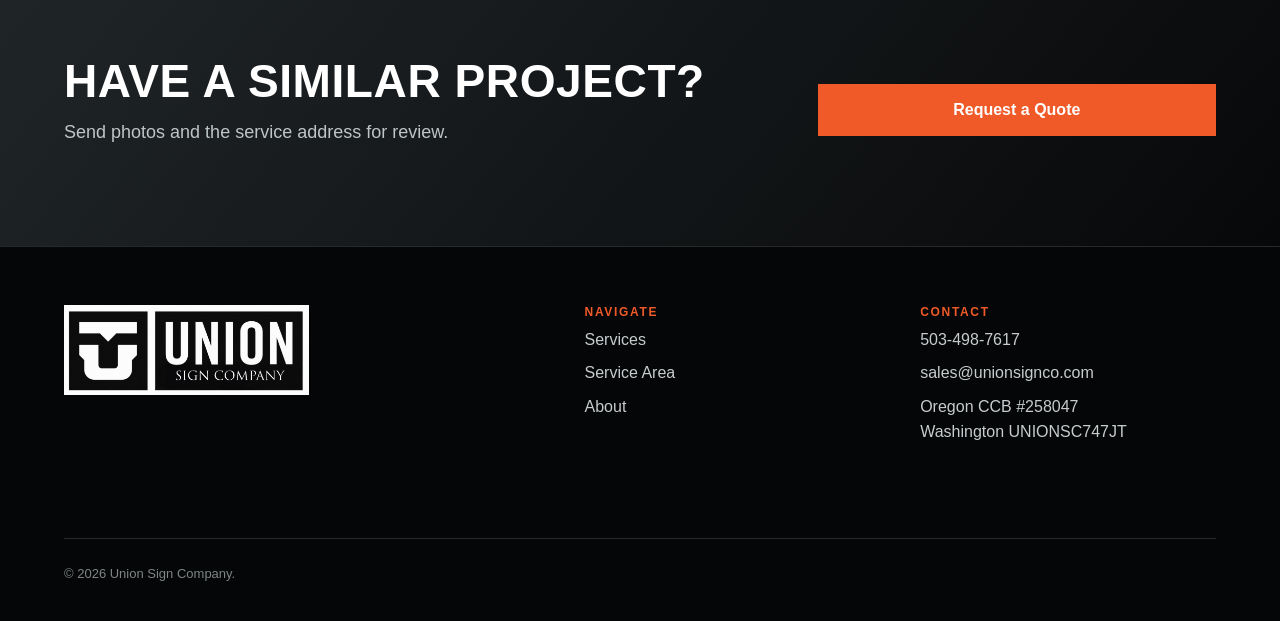
<file: gallery.html>
<!doctype html><html lang="en"><head><meta charset="utf-8"><meta name="viewport" content="width=device-width,initial-scale=1"><title>Commercial Sign Gallery | Union Sign Company</title><meta name="description" content="Commercial sign repair, installation, LED retrofit, survey, removal and bucket-truck service capabilities."><link rel="stylesheet" href="styles.css"><script src="logo-data.js"></script><link rel="canonical" href="https://unionsigncompany.org/gallery.html"></head><body><header class="header"><a class="brand" href="/"><img data-logo alt="Union Sign Company"></a><nav class="nav"><a href="/">Home</a><a href="services.html">Services</a><a href="service-area.html">Service Area</a><a href="about.html">About</a><a href="gallery.html">Gallery</a><a href="contact.html">Contact</a></nav><div class="header-actions"><a class="phone" href="tel:+15034987617">503-498-7617</a><a class="btn" href="contact.html">Request a Quote</a></div><details class="menu"><summary>☰</summary><nav><a href="/">Home</a><a href="services.html">Services</a><a href="service-area.html">Service Area</a><a href="about.html">About</a><a href="gallery.html">Gallery</a><a href="contact.html">Contact</a></nav></details></header><main><section class="page-hero"><div><p class="eyebrow">Project capabilities</p><h1>Commercial sign work from diagnosis to completion.</h1><p>These capability placeholders will be replaced with Union Sign Company project photography as the gallery grows.</p></div></section><section class="section dark"><div class="filters"><button class="filter active" data-filter="all">All</button><button class="filter" data-filter="repair">Repair</button><button class="filter" data-filter="install">Installation</button><button class="filter" data-filter="led">LED Retrofit</button><button class="filter" data-filter="survey">Survey</button><button class="filter" data-filter="truck">Bucket Truck</button></div><div class="gallery" style="margin-top:30px"><article data-cat="repair"><span>Capability sample</span><h3>Illuminated Sign Repair</h3><p>Electrical diagnosis and component repair.</p></article><article data-cat="install"><span>Capability sample</span><h3>Commercial Installation</h3><p>Access planning and professional field coordination.</p></article><article data-cat="led"><span>Capability sample</span><h3>LED Retrofit</h3><p>Efficient, serviceable illumination upgrades.</p></article><article data-cat="survey"><span>Capability sample</span><h3>Site Survey</h3><p>Measurements, photos and installation observations.</p></article><article data-cat="truck"><span>Capability sample</span><h3>Bucket-Truck Service</h3><p>Elevated access for repair, installation and removal.</p></article><article data-cat="repair"><span>Capability sample</span><h3>Lighting Troubleshooting</h3><p>Power, drivers, modules, controls and circuits.</p></article></div></section></main><section class="cta"><div><h2>Have a similar project?</h2><p>Send photos and the service address for review.</p></div><a class="btn" href="contact.html">Request a Quote</a></section><footer class="footer"><div><img class="footer-logo" data-logo alt="Union Sign Company"></div><div><h3>Navigate</h3><a href="services.html">Services</a><a href="service-area.html">Service Area</a><a href="about.html">About</a></div><div><h3>Contact</h3><a href="tel:+15034987617">503-498-7617</a><a href="mailto:sales@unionsignco.com">sales@unionsignco.com</a><p>Oregon CCB #258047<br>Washington UNIONSC747JT</p></div><p class="copy">© 2026 Union Sign Company.</p></footer><div class="mobile-bar"><a href="tel:+15034987617">Call Now</a><a href="contact.html">Request a Quote</a></div><script src="script.js"></script></body></html>
</file>
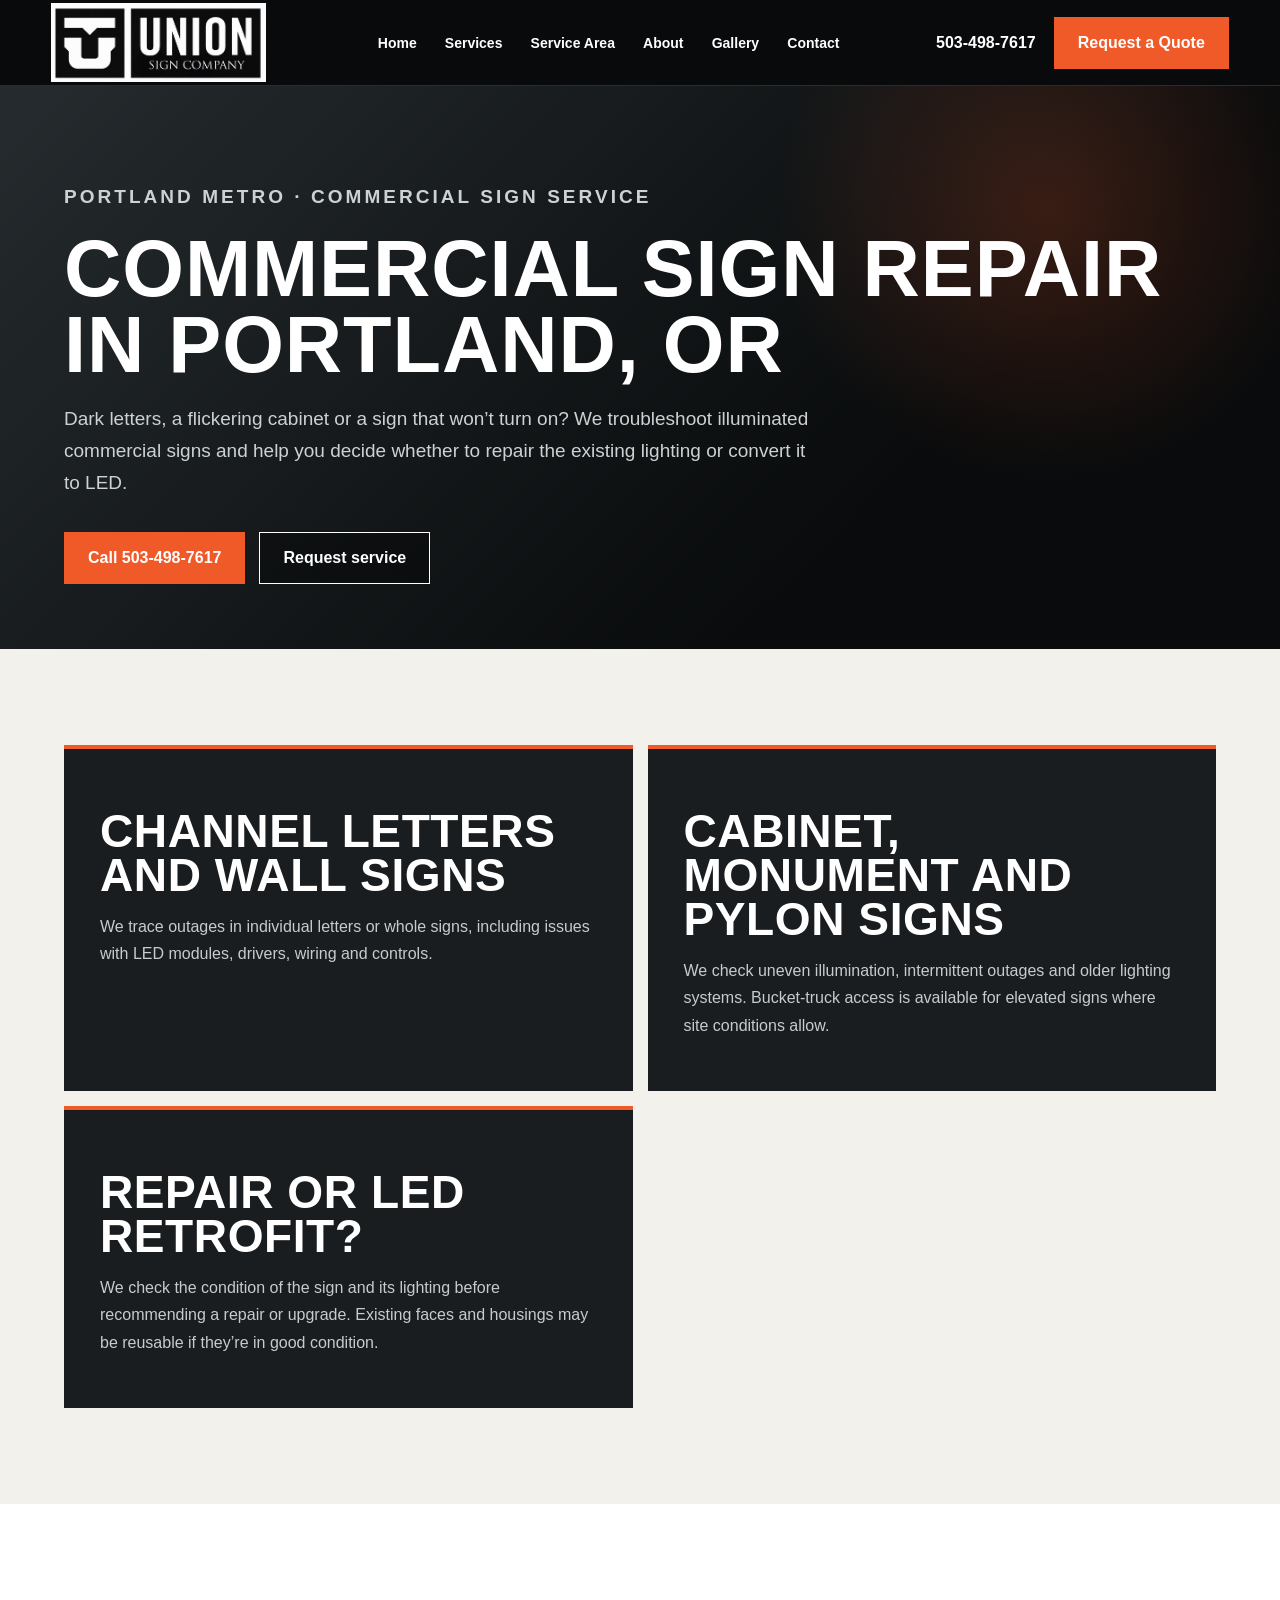
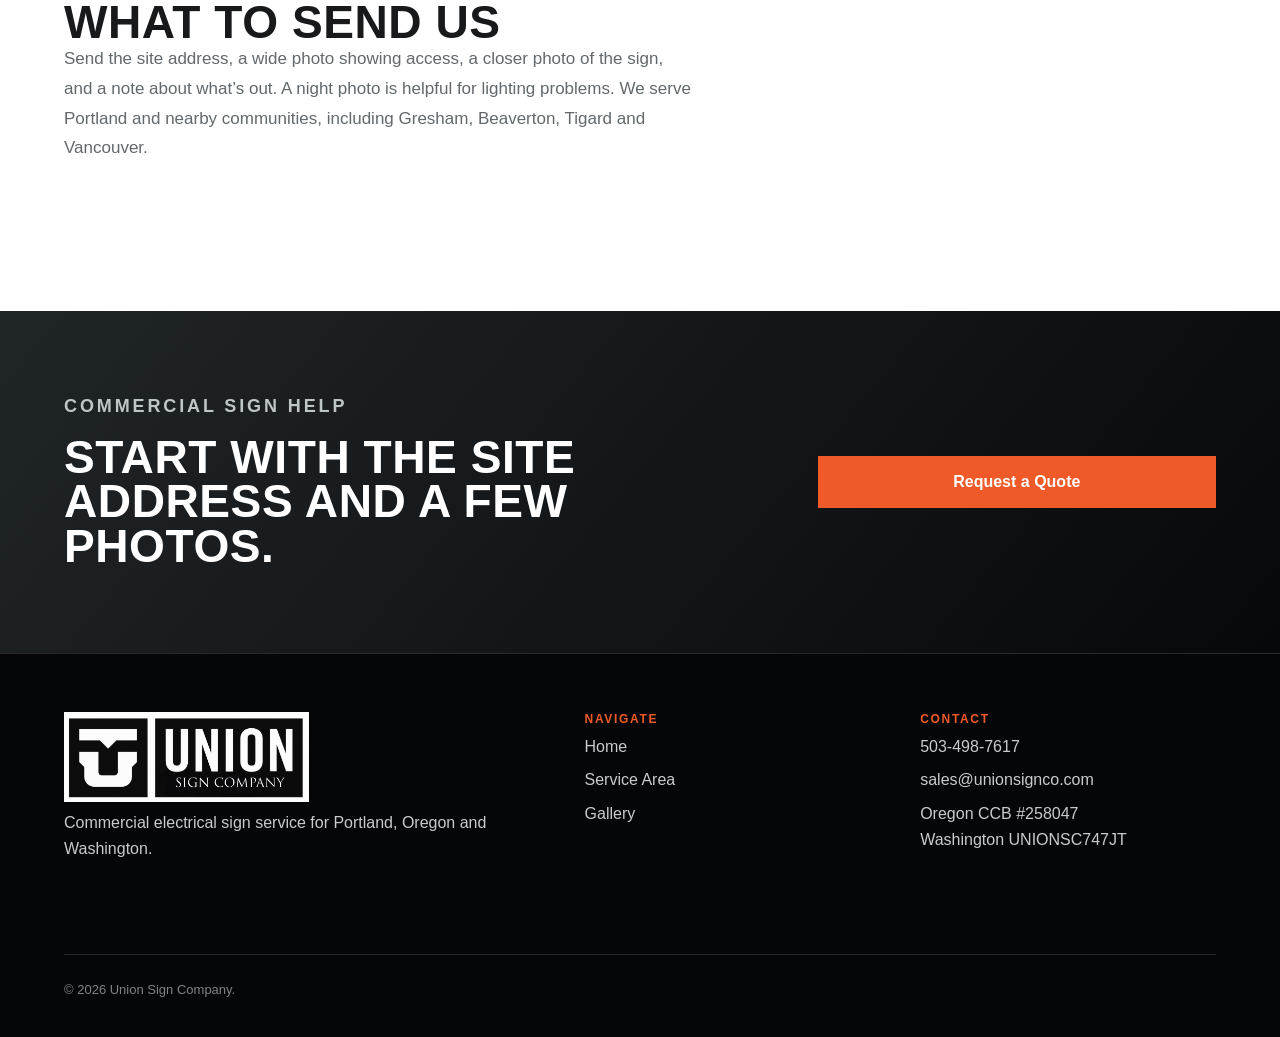
<file: portland-sign-repair.html>
<!doctype html><html lang="en"><head><meta charset="utf-8"><meta name="viewport" content="width=device-width,initial-scale=1"><title>Commercial Sign Repair in Portland, OR | Union Sign Company</title><meta name="description" content="Portland-area electrical sign repair for dark channel letters, cabinets, monument and pylon signs. Call 503-498-7617 for service."><link rel="stylesheet" href="styles.css?v=20260726-3"><script src="logo-data.js"></script><link rel="canonical" href="https://unionsigncompany.org/portland-sign-repair.html"></head><body><header class="header"><a class="brand" href="/"><img data-logo alt="Union Sign Company"></a><nav class="nav"><a href="/">Home</a><a href="services.html">Services</a><a href="service-area.html">Service Area</a><a href="about.html">About</a><a href="gallery.html">Gallery</a><a href="contact.html">Contact</a></nav><div class="header-actions"><a class="phone" href="tel:+15034987617">503-498-7617</a><a class="btn" href="contact.html">Request a Quote</a></div><details class="menu"><summary>☰</summary><nav><a href="/">Home</a><a href="services.html">Services</a><a href="service-area.html">Service Area</a><a href="about.html">About</a><a href="gallery.html">Gallery</a><a href="contact.html">Contact</a></nav></details></header><main><section class="page-hero"><div><p class="eyebrow">Portland metro · Commercial sign service</p><h1>Commercial Sign Repair in Portland, OR</h1><p>Dark letters, a flickering cabinet or a sign that won’t turn on? We troubleshoot illuminated commercial signs and help you decide whether to repair the existing lighting or convert it to LED.</p><div class="actions"><a class="btn" href="tel:+15034987617">Call 503-498-7617</a><a class="btn btn-outline" href="contact.html">Request service</a></div></div></section><section class="section"><div class="detail-grid"><article class="detail"><h2>Channel letters and wall signs</h2><p>We trace outages in individual letters or whole signs, including issues with LED modules, drivers, wiring and controls.</p></article><article class="detail"><h2>Cabinet, monument and pylon signs</h2><p>We check uneven illumination, intermittent outages and older lighting systems. Bucket-truck access is available for elevated signs where site conditions allow.</p></article><article class="detail"><h2>Repair or LED retrofit?</h2><p>We check the condition of the sign and its lighting before recommending a repair or upgrade. Existing faces and housings may be reusable if they’re in good condition.</p></article></div></section><section class="section white"><div class="heading"><div><h2>What to send us</h2><p>Send the site address, a wide photo showing access, a closer photo of the sign, and a note about what’s out. A night photo is helpful for lighting problems. We serve <a href="service-area.html">Portland and nearby communities</a>, including Gresham, Beaverton, Tigard and Vancouver.</p></div></div></section></main><section class="cta"><div><p class="eyebrow">Commercial sign help</p><h2>Start with the site address and a few photos.</h2></div><a class="btn" href="contact.html">Request a Quote</a></section><footer class="footer"><div><img class="footer-logo" data-logo alt="Union Sign Company"><p>Commercial electrical sign service for Portland, Oregon and Washington.</p></div><div><h3>Navigate</h3><a href="/">Home</a><a href="service-area.html">Service Area</a><a href="gallery.html">Gallery</a></div><div><h3>Contact</h3><a href="tel:+15034987617">503-498-7617</a><a href="mailto:sales@unionsignco.com">sales@unionsignco.com</a><p>Oregon CCB #258047<br>Washington UNIONSC747JT</p></div><p class="copy">© 2026 Union Sign Company.</p></footer><div class="mobile-bar"><a href="tel:+15034987617">Call Now</a><a href="contact.html">Request a Quote</a></div><script src="script.js"></script></body></html>
</file>
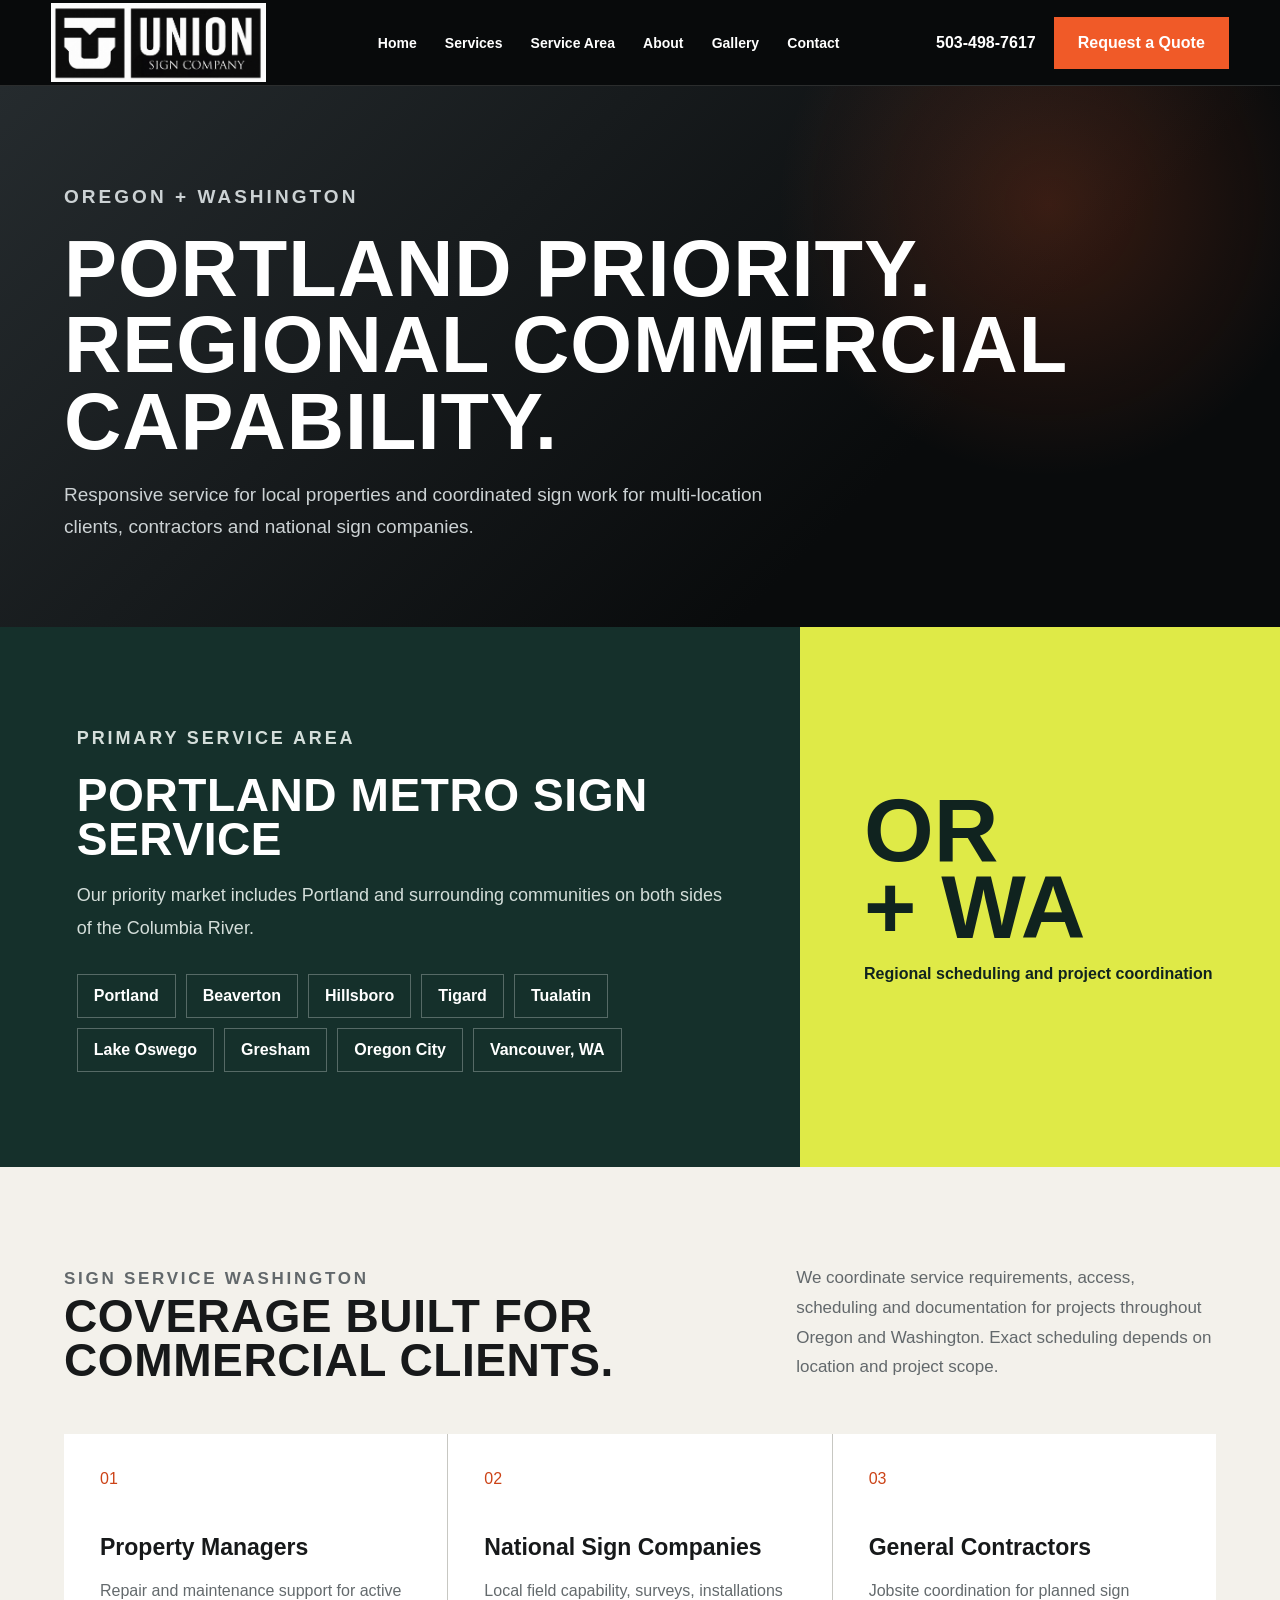
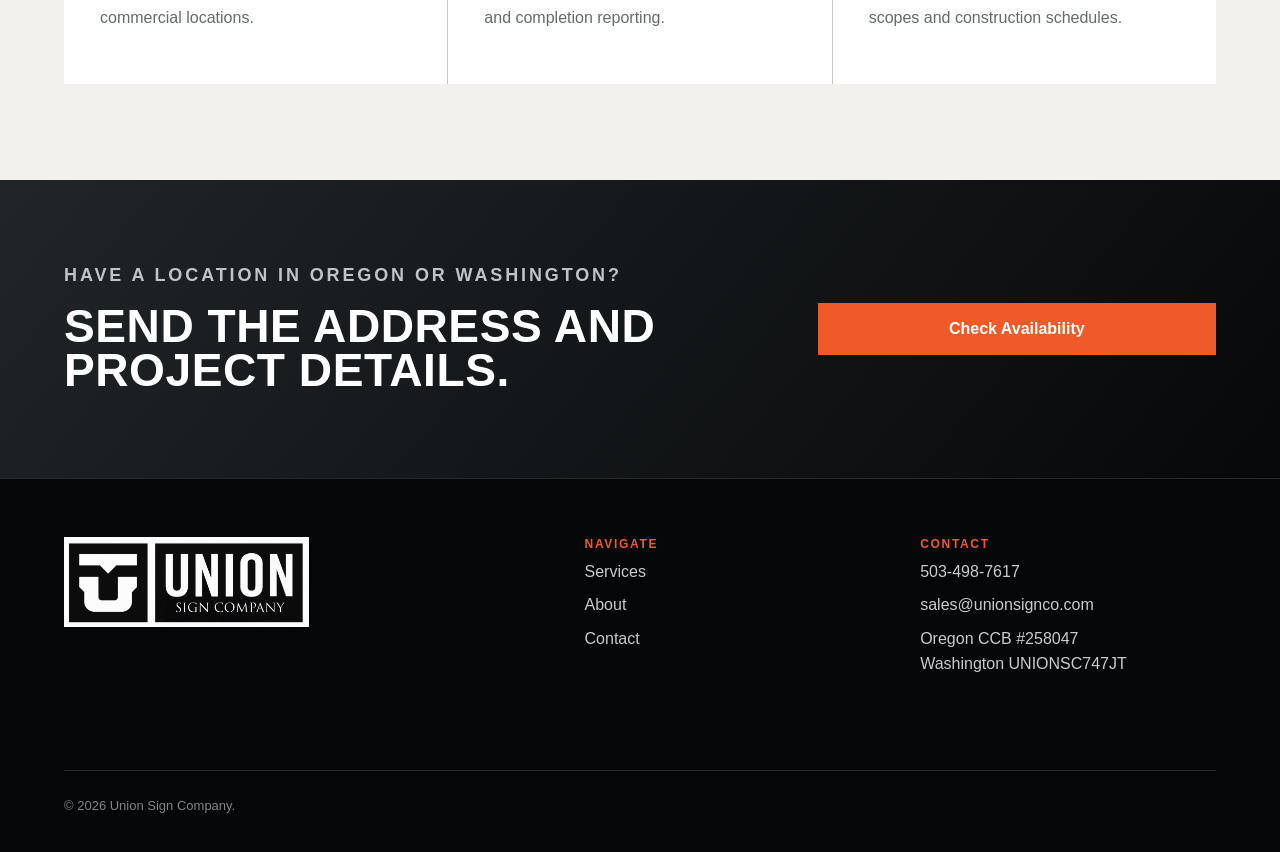
<file: service-area.html>
<!doctype html><html lang="en"><head><meta charset="utf-8"><meta name="viewport" content="width=device-width,initial-scale=1"><title>Oregon & Washington Sign Service | Union Sign Company</title><meta name="description" content="Portland metro priority sign service with commercial project coverage throughout Oregon and Washington."><link rel="stylesheet" href="styles.css"><script src="logo-data.js"></script><link rel="canonical" href="https://unionsigncompany.org/service-area.html"></head><body><header class="header"><a class="brand" href="/"><img data-logo alt="Union Sign Company"></a><nav class="nav"><a href="/">Home</a><a href="services.html">Services</a><a href="service-area.html">Service Area</a><a href="about.html">About</a><a href="gallery.html">Gallery</a><a href="contact.html">Contact</a></nav><div class="header-actions"><a class="phone" href="tel:+15034987617">503-498-7617</a><a class="btn" href="contact.html">Request a Quote</a></div><details class="menu"><summary>☰</summary><nav><a href="/">Home</a><a href="services.html">Services</a><a href="service-area.html">Service Area</a><a href="about.html">About</a><a href="gallery.html">Gallery</a><a href="contact.html">Contact</a></nav></details></header><main><section class="page-hero"><div><p class="eyebrow">Oregon + Washington</p><h1>Portland priority. Regional commercial capability.</h1><p>Responsive service for local properties and coordinated sign work for multi-location clients, contractors and national sign companies.</p></div></section><section class="split"><div class="split-main"><p class="eyebrow">Primary service area</p><h2>Portland Metro Sign Service</h2><p>Our priority market includes Portland and surrounding communities on both sides of the Columbia River.</p><div class="city-list"><span>Portland</span><span>Beaverton</span><span>Hillsboro</span><span>Tigard</span><span>Tualatin</span><span>Lake Oswego</span><span>Gresham</span><span>Oregon City</span><span>Vancouver, WA</span></div></div><div class="split-side"><strong>OR<br>+ WA</strong><p>Regional scheduling and project coordination</p></div></section><section class="section"><div class="heading"><div><p class="eyebrow dark-text">Sign service Washington</p><h2>Coverage built for commercial clients.</h2></div><p>We coordinate service requirements, access, scheduling and documentation for projects throughout Oregon and Washington. Exact scheduling depends on location and project scope.</p></div><div class="steps"><article><span>01</span><h3>Property Managers</h3><p>Repair and maintenance support for active commercial locations.</p></article><article><span>02</span><h3>National Sign Companies</h3><p>Local field capability, surveys, installations and completion reporting.</p></article><article><span>03</span><h3>General Contractors</h3><p>Jobsite coordination for planned sign scopes and construction schedules.</p></article></div></section></main><section class="cta"><div><p class="eyebrow">Have a location in Oregon or Washington?</p><h2>Send the address and project details.</h2></div><a class="btn" href="contact.html">Check Availability</a></section><footer class="footer"><div><img class="footer-logo" data-logo alt="Union Sign Company"></div><div><h3>Navigate</h3><a href="services.html">Services</a><a href="about.html">About</a><a href="contact.html">Contact</a></div><div><h3>Contact</h3><a href="tel:+15034987617">503-498-7617</a><a href="mailto:sales@unionsignco.com">sales@unionsignco.com</a><p>Oregon CCB #258047<br>Washington UNIONSC747JT</p></div><p class="copy">© 2026 Union Sign Company.</p></footer><div class="mobile-bar"><a href="tel:+15034987617">Call Now</a><a href="contact.html">Request a Quote</a></div><script src="script.js"></script></body></html>
</file>
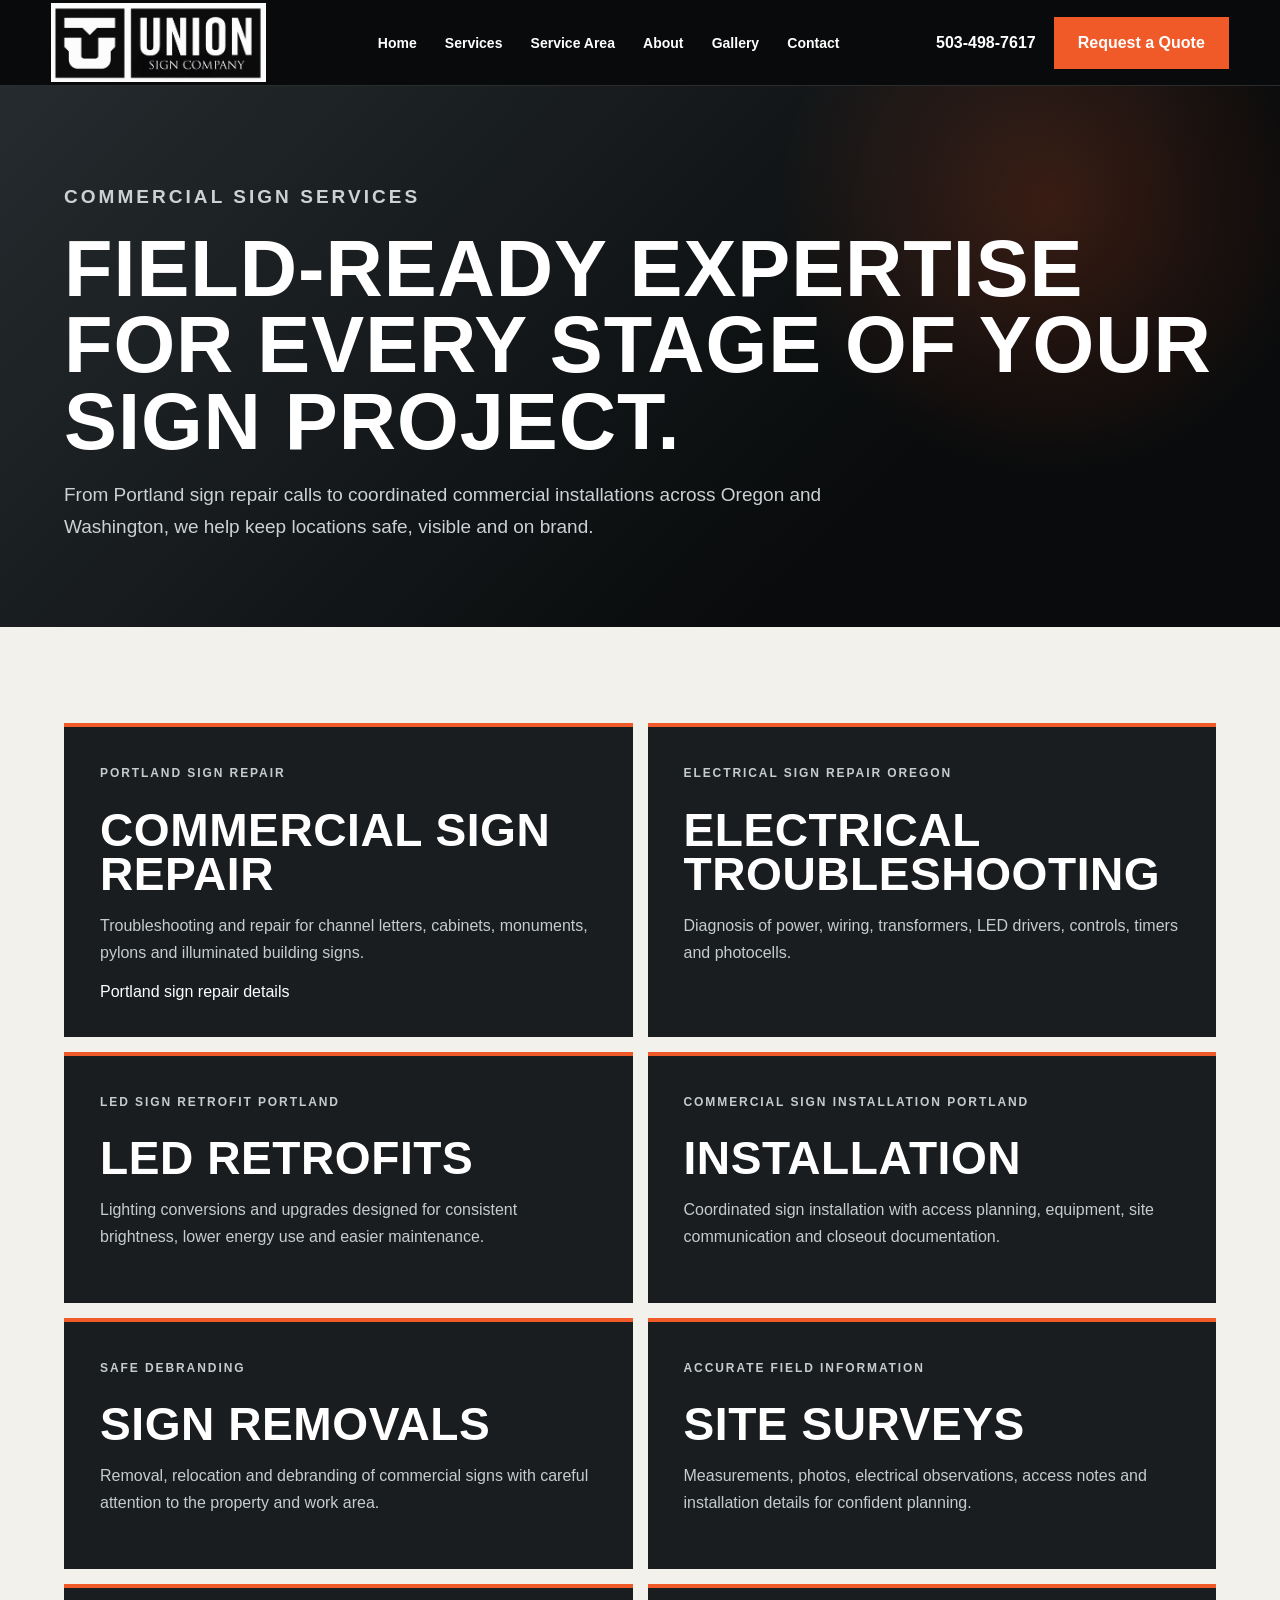
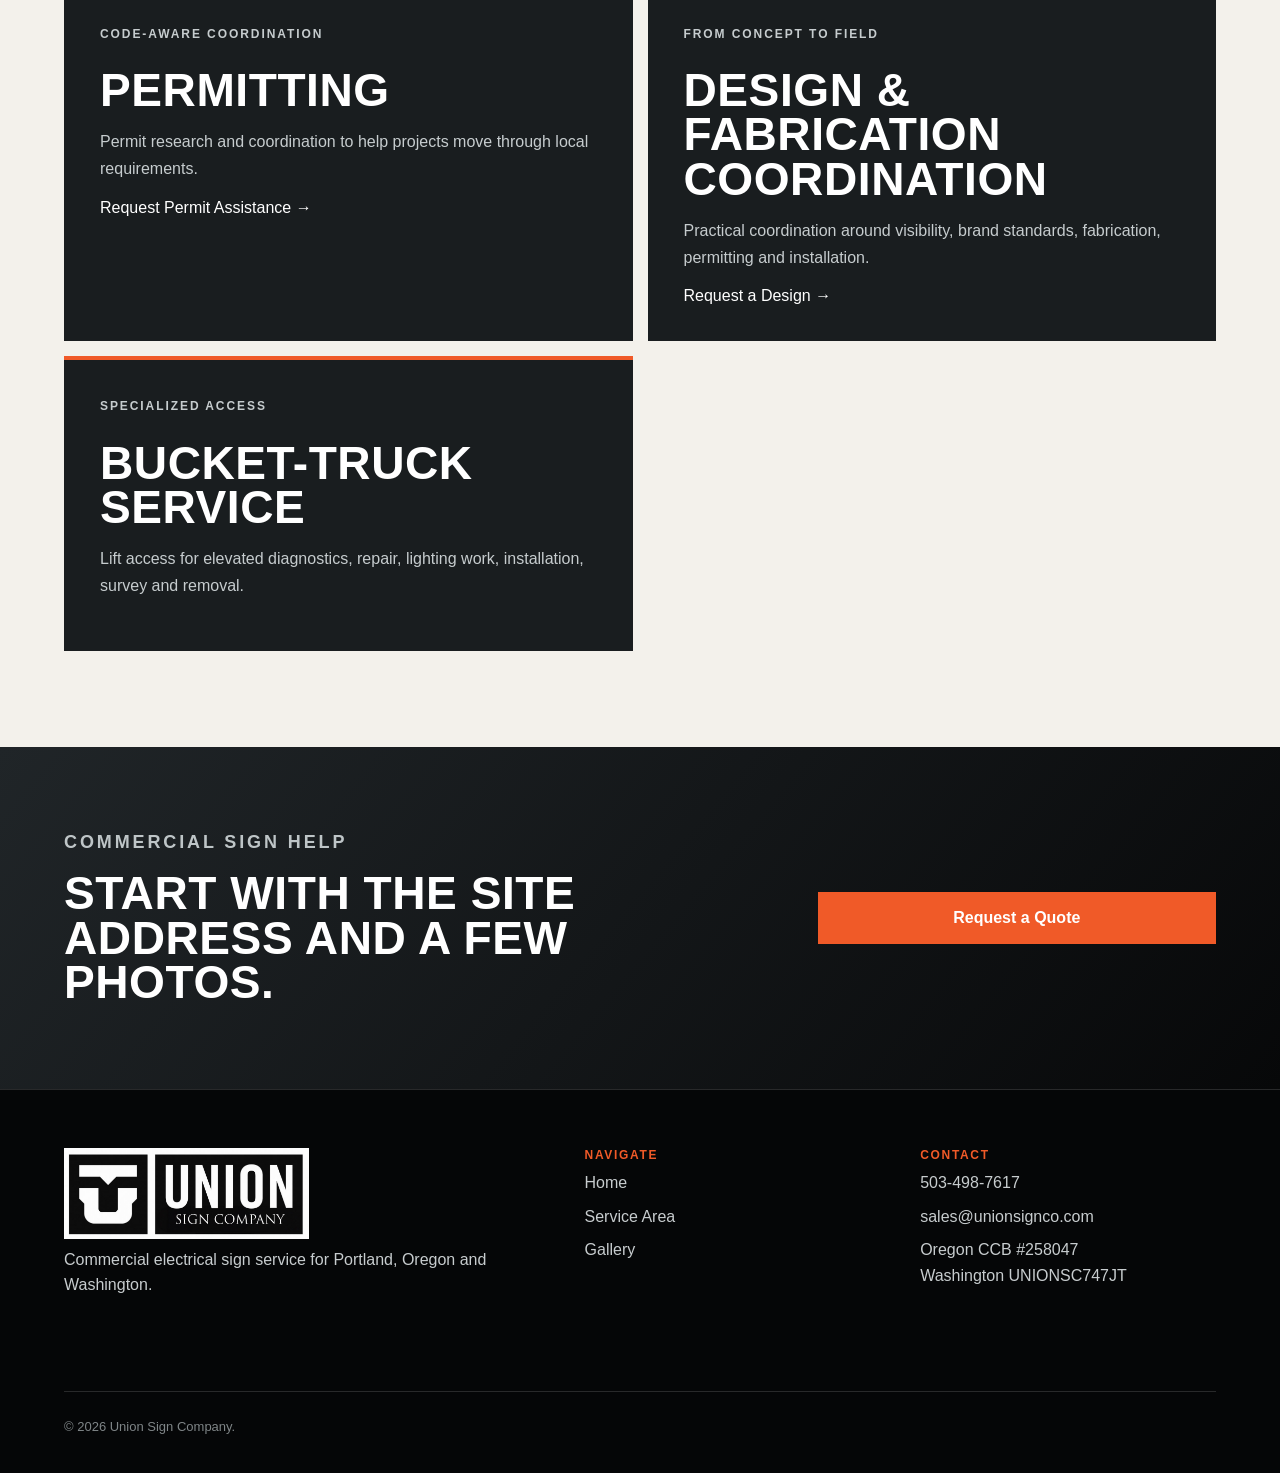
<file: services.html>
<!doctype html><html lang="en"><head><meta charset="utf-8"><meta name="viewport" content="width=device-width,initial-scale=1"><title>Commercial Sign Services | Union Sign Company</title><meta name="description" content="Portland sign repair, commercial sign installation, electrical troubleshooting, LED retrofits and bucket-truck service."><link rel="stylesheet" href="styles.css?v=20260726-3"><script src="logo-data.js"></script><link rel="canonical" href="https://unionsigncompany.org/services.html"></head><body><header class="header"><a class="brand" href="/"><img data-logo alt="Union Sign Company"></a><nav class="nav"><a href="/">Home</a><a href="services.html">Services</a><a href="service-area.html">Service Area</a><a href="about.html">About</a><a href="gallery.html">Gallery</a><a href="contact.html">Contact</a></nav><div class="header-actions"><a class="phone" href="tel:+15034987617">503-498-7617</a><a class="btn" href="contact.html">Request a Quote</a></div><details class="menu"><summary>☰</summary><nav><a href="/">Home</a><a href="services.html">Services</a><a href="service-area.html">Service Area</a><a href="about.html">About</a><a href="gallery.html">Gallery</a><a href="contact.html">Contact</a></nav></details></header><main><section class="page-hero"><div><p class="eyebrow">Commercial sign services</p><h1>Field-ready expertise for every stage of your sign project.</h1><p>From Portland sign repair calls to coordinated commercial installations across Oregon and Washington, we help keep locations safe, visible and on brand.</p></div></section><section class="section"><div class="detail-grid"><article id="sign-repair" class="detail"><p class="eyebrow">Portland sign repair</p><h2>Commercial Sign Repair</h2><p>Troubleshooting and repair for channel letters, cabinets, monuments, pylons and illuminated building signs.</p><a class="detail-link" href="portland-sign-repair.html">Portland sign repair details</a></article><article id="electrical" class="detail"><p class="eyebrow">Electrical sign repair Oregon</p><h2>Electrical Troubleshooting</h2><p>Diagnosis of power, wiring, transformers, LED drivers, controls, timers and photocells.</p></article><article id="led-retrofits" class="detail"><p class="eyebrow">LED sign retrofit Portland</p><h2>LED Retrofits</h2><p>Lighting conversions and upgrades designed for consistent brightness, lower energy use and easier maintenance.</p></article><article id="installation" class="detail"><p class="eyebrow">Commercial sign installation Portland</p><h2>Installation</h2><p>Coordinated sign installation with access planning, equipment, site communication and closeout documentation.</p></article><article class="detail"><p class="eyebrow">Safe debranding</p><h2>Sign Removals</h2><p>Removal, relocation and debranding of commercial signs with careful attention to the property and work area.</p></article><article class="detail"><p class="eyebrow">Accurate field information</p><h2>Site Surveys</h2><p>Measurements, photos, electrical observations, access notes and installation details for confident planning.</p></article><article class="detail"><p class="eyebrow">Code-aware coordination</p><h2>Permitting</h2><p>Permit research and coordination to help projects move through local requirements.</p><a class="detail-link" href="mailto:sales@unionsignco.com?subject=Permit%20Request">Request Permit Assistance →</a></article><article class="detail"><p class="eyebrow">From concept to field</p><h2>Design & Fabrication Coordination</h2><p>Practical coordination around visibility, brand standards, fabrication, permitting and installation.</p><a class="detail-link" href="mailto:sales@unionsignco.com?subject=Sign%20Design%20Request">Request a Design →</a></article><article class="detail"><p class="eyebrow">Specialized access</p><h2>Bucket-Truck Service</h2><p>Lift access for elevated diagnostics, repair, lighting work, installation, survey and removal.</p></article></div></section></main><section class="cta"><div><p class="eyebrow">Commercial sign help</p><h2>Start with the site address and a few photos.</h2></div><a class="btn" href="contact.html">Request a Quote</a></section><footer class="footer"><div><img class="footer-logo" data-logo alt="Union Sign Company"><p>Commercial electrical sign service for Portland, Oregon and Washington.</p></div><div><h3>Navigate</h3><a href="/">Home</a><a href="service-area.html">Service Area</a><a href="gallery.html">Gallery</a></div><div><h3>Contact</h3><a href="tel:+15034987617">503-498-7617</a><a href="mailto:sales@unionsignco.com">sales@unionsignco.com</a><p>Oregon CCB #258047<br>Washington UNIONSC747JT</p></div><p class="copy">© 2026 Union Sign Company.</p></footer><div class="mobile-bar"><a href="tel:+15034987617">Call Now</a><a href="contact.html">Request a Quote</a></div><script src="script.js"></script></body></html>
</file>
<file: styles.css>
:root{--black:#090b0c;--charcoal:#15191b;--steel:#30373b;--white:#fff;--paper:#f3f1eb;--ink:#17191a;--orange:#f05a28;--orange2:#cc4317;--lime:#dfea47;--line:rgba(255,255,255,.14)}
*{box-sizing:border-box}html{scroll-behavior:smooth}body{margin:0;background:var(--black);color:var(--white);font-family:Arial,Helvetica,sans-serif}a{color:inherit;text-decoration:none}img{max-width:100%}:focus-visible{outline:3px solid #ffb49a;outline-offset:4px}
.header{position:sticky;top:0;z-index:20;min-height:86px;padding:0 4vw;display:grid;grid-template-columns:230px 1fr auto;align-items:center;background:rgba(9,11,12,.97);border-bottom:1px solid var(--line)}
.brand{display:block;width:215px}.brand img,.footer-logo{display:block;width:100%;height:auto}.nav{display:flex;justify-content:center;gap:clamp(16px,2.2vw,36px)}.nav a{font-size:14px;font-weight:800}.nav a:hover{color:var(--orange)}
.header-actions{display:flex;align-items:center;gap:18px}.phone{font-weight:900;white-space:nowrap}.btn{display:inline-flex;align-items:center;justify-content:center;min-height:52px;padding:0 23px;background:var(--orange);border:1px solid var(--orange);font-weight:900;transition:.2s}.btn:hover{background:var(--orange2);transform:translateY(-2px)}.btn-outline{background:rgba(0,0,0,.35);border-color:#fff}.menu{display:none}
.hero{min-height:700px;position:relative;display:flex;align-items:center;overflow:hidden;background:radial-gradient(circle at 78% 38%,rgba(240,90,40,.22),transparent 24%),linear-gradient(115deg,#070809 40%,#242a2d)}
.hero:after{content:"";position:absolute;right:-8vw;top:8%;width:46vw;height:46vw;border:7vw solid rgba(255,255,255,.055);transform:rotate(12deg)}
.hero-content{position:relative;z-index:2;width:min(840px,92vw);padding:90px 5vw}.eyebrow{margin:0 0 18px;color:var(--orange);font-size:12px;font-weight:900;letter-spacing:.16em;text-transform:uppercase}
h1,h2{margin:0;font-family:Impact,"Arial Narrow",Arial,sans-serif;text-transform:uppercase;letter-spacing:.012em;line-height:.96}h1{font-size:clamp(54px,6.2vw,94px)}h2{font-size:clamp(40px,4.5vw,68px)}h3{margin:0}.lead{max-width:720px;color:#d7dcde;font-size:clamp(18px,1.45vw,22px);line-height:1.7}.actions{display:flex;gap:14px;flex-wrap:wrap;margin-top:32px}
.trust{display:grid;grid-template-columns:repeat(3,1fr);background:#111416;border-block:1px solid var(--line)}.trust div{padding:27px 4vw;border-right:1px solid var(--line)}.trust div:last-child{border:0}.trust span{display:block;color:var(--orange);font-size:11px;font-weight:900;letter-spacing:.15em;text-transform:uppercase}.trust strong{display:block;margin-top:7px;font-size:19px;line-height:1.35}
.section{padding:96px 5vw;background:var(--paper);color:var(--ink)}.section.white{background:#fff}.section.dark{background:#101315;color:#fff}.heading{display:grid;grid-template-columns:1.2fr .8fr;gap:8vw;align-items:end;margin-bottom:52px}.heading p{margin:0;color:#62686b;font-size:17px;line-height:1.75}.dark .heading p{color:#c2c8ca}.dark-text{color:var(--orange2)}
.grid{display:grid;grid-template-columns:repeat(3,1fr);border-top:1px solid #c8c6c0;border-left:1px solid #c8c6c0}.card{min-height:295px;padding:32px;display:flex;flex-direction:column;border-right:1px solid #c8c6c0;border-bottom:1px solid #c8c6c0}.card b{color:var(--orange2);font-family:Impact,sans-serif}.card h3{margin-top:40px;font-size:25px}.card p{color:#62686b;line-height:1.65}.card a{margin-top:auto;color:var(--orange2);font-weight:900}
.split{display:grid;grid-template-columns:1.25fr .75fr;background:#15302b}.split-main{padding:95px 6vw}.split-main p{color:#d4deda;font-size:18px;line-height:1.8}.split-side{padding:70px 5vw;display:flex;flex-direction:column;justify-content:center;background:var(--lime);color:#10231f}.split-side strong{font-family:Impact,sans-serif;font-size:clamp(58px,7vw,105px);line-height:.86;text-transform:uppercase}.split-side p{font-weight:800;line-height:1.5}
.steps{display:grid;grid-template-columns:repeat(3,1fr);gap:1px;background:#c7c7c2}.steps article{min-height:250px;padding:36px;background:#fff}.steps span{color:var(--orange2);font-family:Impact,sans-serif}.steps h3{margin-top:46px;font-size:23px}.steps p{color:#646a6d;line-height:1.7}
.page-hero{min-height:440px;display:flex;align-items:flex-end;padding:95px 5vw 65px;background:radial-gradient(circle at 82% 22%,rgba(240,90,40,.2),transparent 24%),linear-gradient(135deg,#252b2e,#090b0c 70%)}.page-hero p{max-width:760px;color:#ccd2d4;font-size:19px;line-height:1.7}
.detail-grid{display:grid;grid-template-columns:repeat(2,1fr);gap:15px}.detail{padding:36px;background:#191d1f;color:#fff;border-top:4px solid var(--orange)}.detail h2{margin-top:24px;font-size:40px}.detail p,.detail li{color:#c6ccce;line-height:1.7}
.city-list,.filters{display:flex;flex-wrap:wrap;gap:10px;margin-top:30px}.city-list span,.filter{padding:12px 16px;border:1px solid rgba(255,255,255,.28);font-weight:800}.filter{cursor:pointer;background:#fff;color:#111;border-color:#bbb}.filter.active{background:var(--orange);color:#fff;border-color:var(--orange)}
.gallery{display:grid;grid-template-columns:repeat(3,1fr);gap:14px}.gallery article{min-height:320px;padding:28px;display:flex;flex-direction:column;background:linear-gradient(145deg,#30373b,#121516);border-top:4px solid var(--orange)}.gallery article span{color:var(--orange);font-weight:900;text-transform:uppercase;font-size:12px}.gallery article h3{margin-top:auto;font-size:28px}.gallery article p{color:#c5cbcd;line-height:1.6}
.contact-layout{display:grid;grid-template-columns:1.2fr .8fr;gap:7vw}.form{display:grid;grid-template-columns:1fr 1fr;gap:18px}.field{display:flex;flex-direction:column;gap:8px}.field.full{grid-column:1/-1}label{font-weight:800}input,select,textarea{width:100%;padding:14px;border:1px solid #aeb2b2;background:#fff;font:inherit}textarea{min-height:150px}.note{color:#62686b;font-size:14px;line-height:1.6}.contact-card{padding:38px;background:#171b1d;color:#fff;border-top:5px solid var(--orange)}.contact-card small{display:block;color:var(--orange);font-weight:900;text-transform:uppercase;letter-spacing:.14em}.contact-card a{display:block;margin:10px 0 25px;font-size:21px;font-weight:800;overflow-wrap:anywhere}
.cta{padding:85px 5vw;display:grid;grid-template-columns:1.25fr .75fr;gap:7vw;align-items:center;background:linear-gradient(130deg,#202528,#070809)}.cta p{color:#bec5c7;font-size:18px}.footer{padding:58px 5vw 28px;display:grid;grid-template-columns:1.2fr .7fr .8fr;gap:6vw;background:#050607;color:#c7ccce;border-top:1px solid var(--line)}.footer-logo{width:245px}.footer a,.footer p{display:block;margin:8px 0;line-height:1.6}.footer h3{color:var(--orange);font-size:12px;text-transform:uppercase;letter-spacing:.14em}.copy{grid-column:1/-1;padding-top:25px;border-top:1px solid var(--line);color:#7f8587;font-size:13px}.mobile-bar{display:none}
@media(max-width:1000px){.header{grid-template-columns:190px 1fr auto}.brand{width:180px}.nav{gap:14px}.phone{display:none}.grid{grid-template-columns:repeat(2,1fr)}}
@media(max-width:780px){body{padding-bottom:58px}.header{min-height:74px;padding:0 18px;grid-template-columns:1fr auto}.brand{width:165px}.nav,.header-actions{display:none}.menu{display:block}.menu summary{cursor:pointer;font-size:28px;list-style:none}.menu nav{position:fixed;top:74px;left:0;right:0;padding:14px 22px;background:#090b0c;border-bottom:1px solid var(--line)}.menu nav a{display:block;padding:13px 0;border-bottom:1px solid var(--line);font-weight:800}.hero{min-height:660px;align-items:flex-end}.hero-content{padding:190px 22px 55px}.actions .btn{width:100%}.trust,.heading,.grid,.split,.steps,.detail-grid,.gallery,.contact-layout,.cta,.footer{grid-template-columns:1fr}.trust div{border-right:0;border-bottom:1px solid var(--line)}.section{padding:72px 22px}.heading{gap:25px}.split-main,.split-side,.cta{padding:72px 22px}.page-hero{min-height:390px;padding:80px 22px 52px}.form{grid-template-columns:1fr}.field.full{grid-column:1}.copy{grid-column:1}.mobile-bar{position:fixed;z-index:30;left:0;right:0;bottom:0;height:58px;display:grid;grid-template-columns:1fr 1.35fr}.mobile-bar a{display:flex;align-items:center;justify-content:center;background:#252b2e;font-weight:900}.mobile-bar a:last-child{background:var(--orange)}}
@media(prefers-reduced-motion:reduce){*{scroll-behavior:auto!important;transition:none!important}}

/* Homepage photography */
.hero{background:#090b0c}
.hero:after{display:none}
.hero-photo{position:absolute;inset:0;width:100%;height:100%;max-width:none;object-fit:cover;object-position:center}
.hero-shade{position:absolute;inset:0;z-index:1;background:linear-gradient(90deg,rgba(3,5,6,.98) 0%,rgba(3,5,6,.9) 30%,rgba(3,5,6,.3) 62%,rgba(3,5,6,.08) 100%),linear-gradient(0deg,rgba(0,0,0,.45),transparent 42%)}
.hero-content{max-width:760px}
.photo-services{display:grid;grid-template-columns:repeat(3,1fr);gap:16px;padding:16px 4vw 26px;background:var(--paper);color:var(--white)}
.photo-service{position:relative;display:flex;flex-direction:column;overflow:hidden;background:#070809;min-width:0}
.photo-service img{display:block;width:100%;height:280px;object-fit:cover;transition:transform .35s ease}
.photo-service span{display:flex;justify-content:space-between;align-items:center;min-height:62px;padding:0 22px;font-family:Impact,"Arial Narrow",Arial,sans-serif;font-size:22px;letter-spacing:.025em;text-transform:uppercase}
.photo-service b{color:var(--orange);font-family:Arial,sans-serif}
.photo-service:hover img{transform:scale(1.025)}
.image-note{grid-column:1/-1;margin:0;color:#666;font-size:12px;text-align:right}
@media(max-width:900px){
.hero{min-height:650px;align-items:flex-end}
.hero-photo{object-position:63% center}
.hero-shade{background:linear-gradient(90deg,rgba(3,5,6,.96),rgba(3,5,6,.58)),linear-gradient(0deg,rgba(0,0,0,.55),transparent)}
.photo-services{grid-template-columns:1fr}
.photo-service img{height:auto;aspect-ratio:16/9}
.image-note{text-align:left}
}
@media(max-width:560px){
.hero{min-height:680px}
.hero-content{padding-top:120px;padding-bottom:55px}
.hero-photo{object-position:68% center}
.photo-service span{font-size:19px}
}

/* Balanced homepage scale */
.hero{min-height:560px;height:min(68vw,620px)}
.hero-content{width:min(650px,92vw);padding:58px 5vw}
.hero h1{font-size:clamp(42px,4.5vw,66px);line-height:.98}
.hero .lead{max-width:610px;font-size:clamp(16px,1.2vw,19px);line-height:1.55}
.hero .actions{margin-top:24px}
.photo-service img{height:210px}
.photo-service span{min-height:54px;padding:0 18px;font-size:19px}
.section h2,.split h2,.cta h2{font-size:clamp(34px,3.6vw,54px)}
@media(max-width:900px){
.hero{min-height:570px;height:auto}
.hero-content{width:min(620px,94vw);padding:72px 5vw 48px}
.hero h1{font-size:clamp(38px,8vw,56px)}
.photo-service{max-width:720px;width:100%;margin-inline:auto}
.photo-service img{height:auto;aspect-ratio:16/8}
}
@media(max-width:560px){
.hero{min-height:540px}
.hero-content{padding:74px 22px 38px}
.hero h1{font-size:clamp(36px,11vw,48px)}
.hero .lead{font-size:16px;line-height:1.45}
.photo-services{padding:10px 14px 20px}
.photo-service span{font-size:17px}
}
\n.detail-link{display:inline-block;margin-top:18px;color:var(--orange);font-weight:900}.detail-link:hover{text-decoration:underline}\n
</file>
